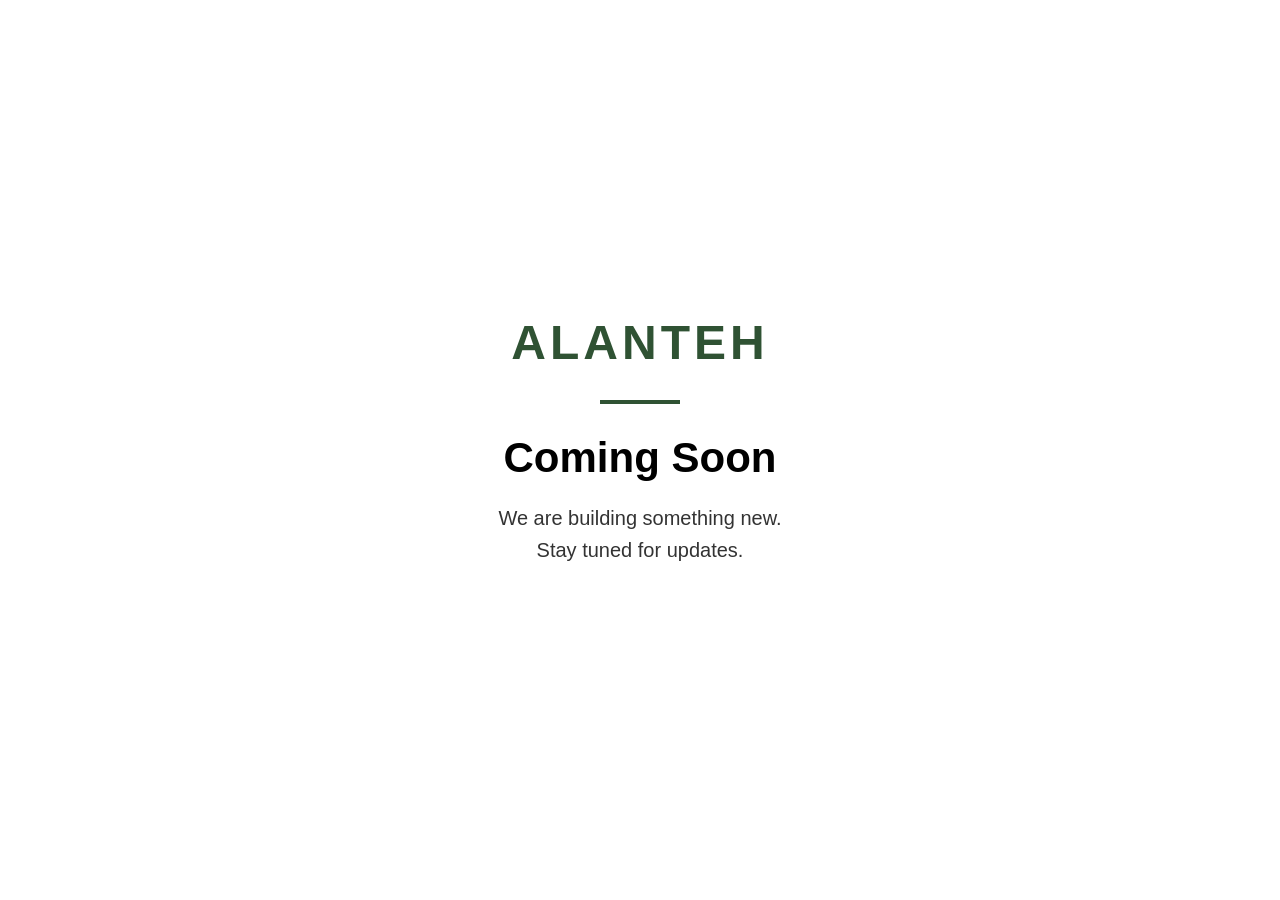
<file: index.html>
<!DOCTYPE html>
<html lang="en">
<head>
<meta charset="utf-8">
<meta name="viewport" content="width=device-width, initial-scale=1">

<meta name="description" content="ALANTEH — Coming Soon. We are building something new. Stay tuned for updates.">
<meta property="og:title" content="ALANTEH | Coming Soon">
<meta property="og:description" content="We are building something new. Stay tuned for updates.">
<meta property="og:type" content="website">
<meta name="theme-color" content="#2F5233">

<title>ALANTEH | Coming Soon</title>

<link href="/favicon.ico?v=20260708-symbol" rel="icon" sizes="any">
<link href="/favicon-32x32.png?v=20260708-symbol" rel="icon" sizes="32x32" type="image/png">

<style>
* {
    box-sizing: border-box;
}

body {
    margin: 0;
    min-height: 100vh;
    display: flex;
    align-items: center;
    justify-content: center;
    background: #FFFFFF;
    color: #000000;
    font-family: Arial, Helvetica, sans-serif;
    text-align: center;
}

.container {
    padding: 40px 24px;
    max-width: 600px;
}

.logo {
    font-size: 48px;
    font-weight: 800;
    letter-spacing: 4px;
    color: #2F5233;
}

.line {
    width: 80px;
    height: 4px;
    background: #2F5233;
    margin: 30px auto;
}

h1 {
    font-size: 42px;
    margin: 0 0 20px;
}

p {
    font-size: 20px;
    line-height: 1.6;
    color: #333333;
}

@media (max-width: 600px) {
    .logo {
        font-size: 36px;
    }

    h1 {
        font-size: 32px;
    }

    p {
        font-size: 18px;
    }
}
</style>
</head>

<body>
<div class="container">
    <div class="logo">ALANTEH</div>
    <div class="line"></div>
    <h1>Coming Soon</h1>
    <p>We are building something new.<br>Stay tuned for updates.</p>
</div>
</body>
</html>
</file>
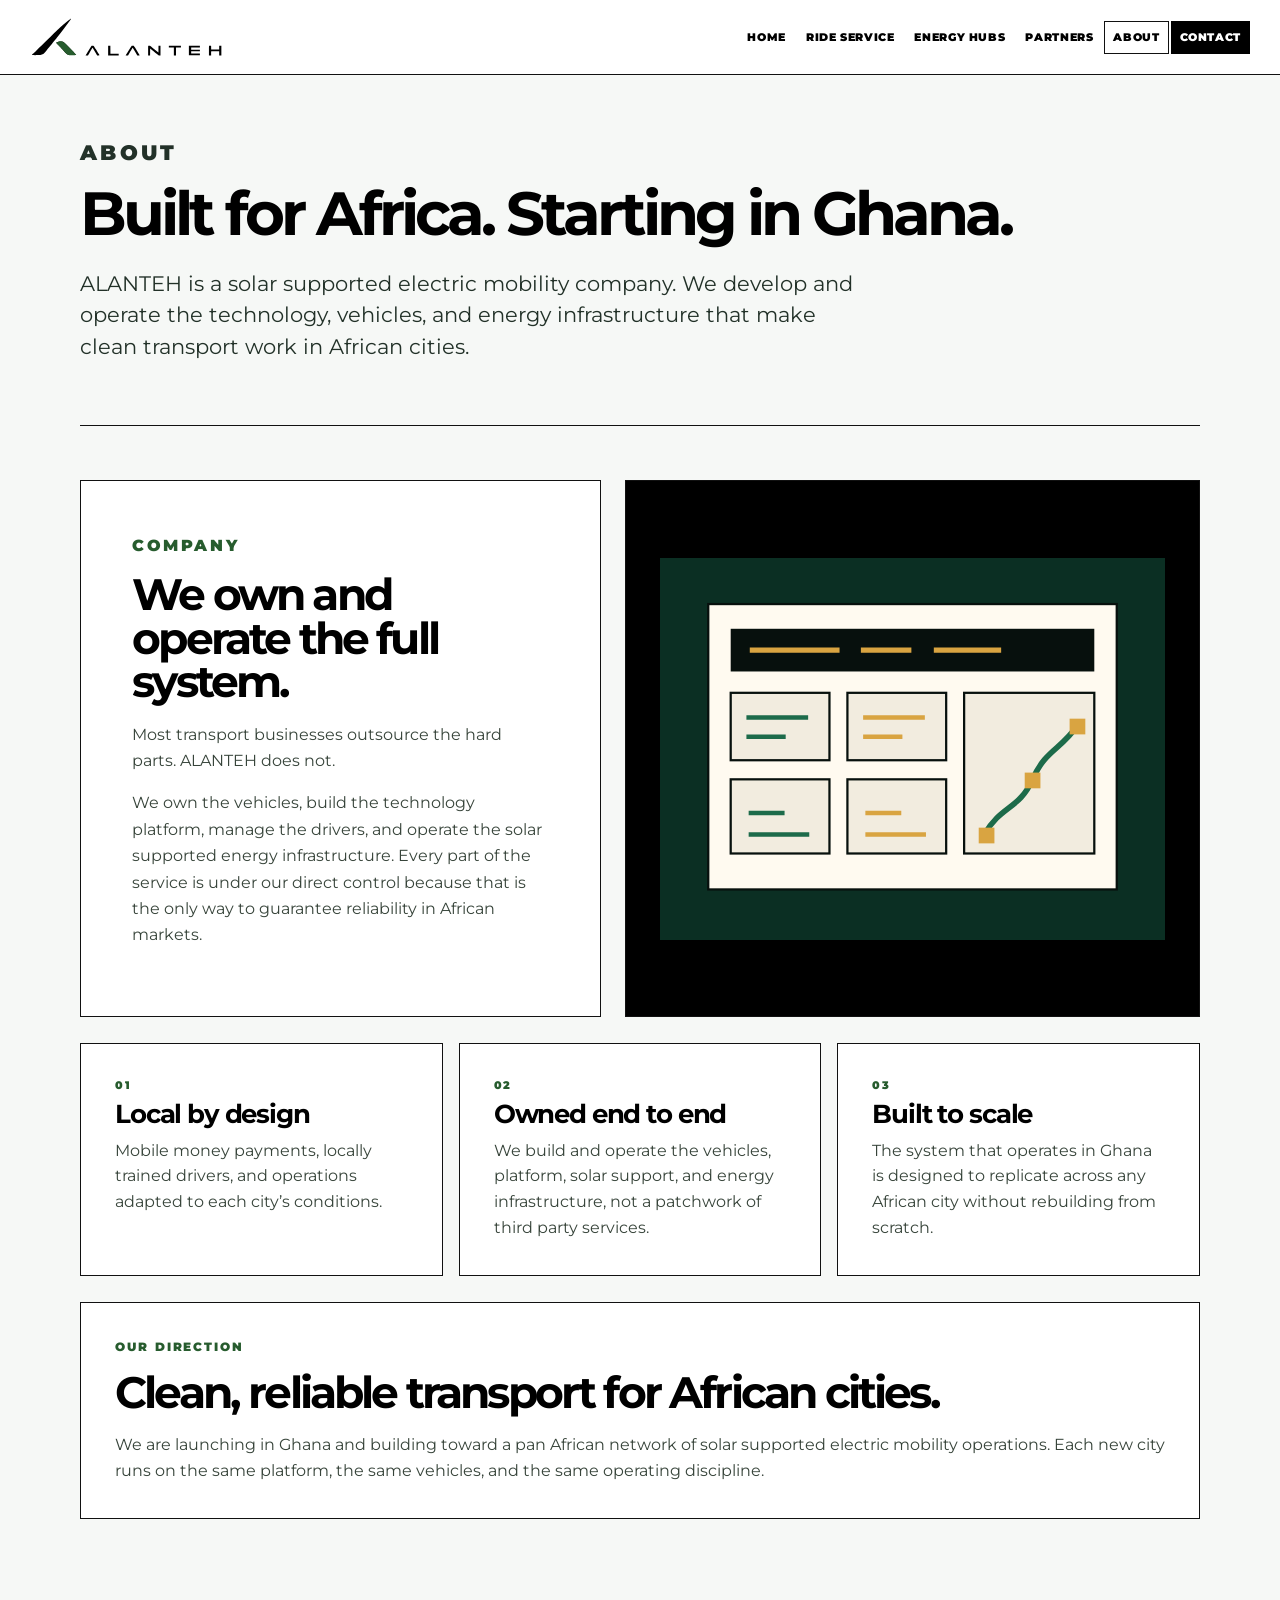
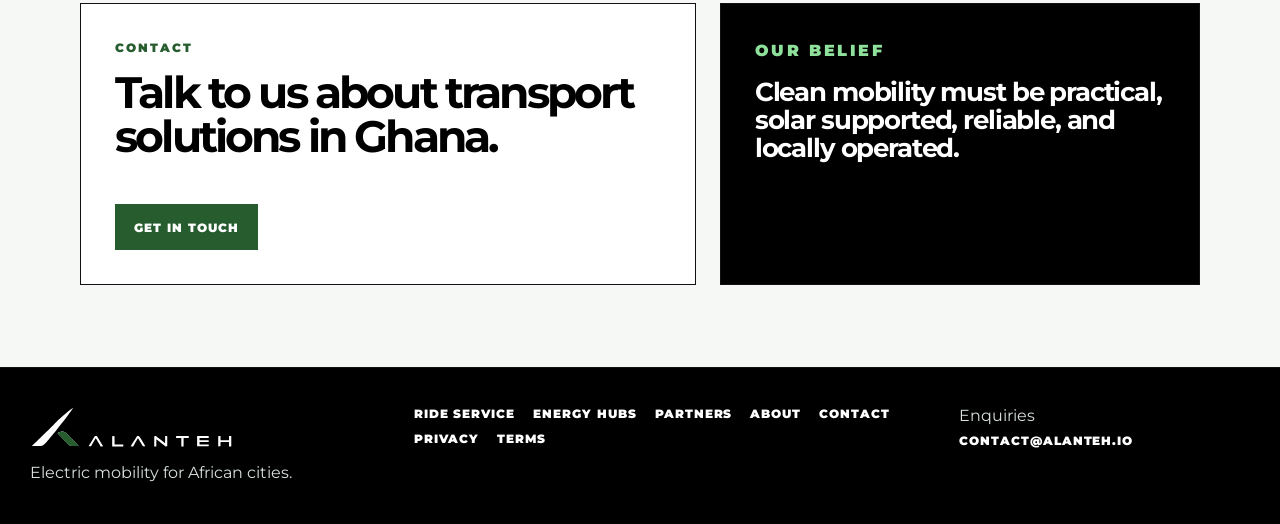
<file: about.html>
<!DOCTYPE html>

<html lang="en">
<head>
<meta charset="utf-8"/>
<meta content="width=device-width, initial-scale=1" name="viewport"/>
<meta content="ALANTEH is a solar supported electric mobility company operating in Ghana and building toward pan African expansion." name="description"/>
<meta content="About | ALANTEH" property="og:title"/>
<meta content="ALANTEH is a solar supported electric mobility company operating in Ghana and building toward pan African expansion." property="og:description"/>
<meta content="website" property="og:type"/>
<meta content="#275C2E" name="theme-color"/>
<title>About | ALANTEH</title>
<link href="/favicon.ico?v=20260708-symbol" rel="icon" sizes="any"/>
<link href="/favicon-32x32.png?v=20260708-symbol" rel="icon" sizes="32x32" type="image/png"/>
<link href="/favicon-16x16.png?v=20260708-symbol" rel="icon" sizes="16x16" type="image/png"/>
<link href="/apple-touch-icon.png?v=20260708-symbol" rel="apple-touch-icon"/>
<link color="#275C2E" href="/safari-pinned-tab.svg?v=20260708-symbol" rel="mask-icon"/>
<link href="/site.webmanifest?v=20260708-symbol" rel="manifest"/>
<link href="https://fonts.googleapis.com" rel="preconnect"/>
<link crossorigin="" href="https://fonts.gstatic.com" rel="preconnect"/>
<link href="https://fonts.googleapis.com/css2?family=Montserrat:wght@500;600;700;800;900&amp;display=swap" rel="stylesheet"/>
<link href="assets/css/styles.css" rel="stylesheet"/>
</head>
<body>
<a class="skip-link" href="#main">Skip to content</a>
<header class="site-header">
<div class="header-inner">
<a aria-label="ALANTEH home" class="brand" href="/"><img alt="ALANTEH" class="brand-logo" src="assets/img/website-nav-logo-dark-text.svg"/></a>
<button aria-controls="site-nav" aria-expanded="false" class="menu-button" data-menu-button="" type="button">Menu</button>
<nav aria-label="Primary navigation" class="site-nav" data-site-nav="" id="site-nav"><a class="nav-link" href="/">Home</a><a class="nav-link" href="/ride-service">Ride Service</a><a class="nav-link" href="/energy-hubs">Energy Hubs</a><a class="nav-link" href="/partners">Partners</a><a class="nav-link active" href="/about">About</a><a class="nav-link nav-cta" href="/contact">Contact</a></nav>
</div>
</header>
<main id="main">
<section class="page-hero"><p class="eyebrow">About</p><h1>Built for Africa. Starting in Ghana.</h1><p>ALANTEH is a solar supported electric mobility company. We develop and operate the technology, vehicles, and energy infrastructure that make clean transport work in African cities.</p></section>
<section class="page-layout">
<section class="feature"><div class="feature-copy"><p class="eyebrow">Company</p><h2>We own and operate the full system.</h2><p>Most transport businesses outsource the hard parts. ALANTEH does not.</p><p>We own the vehicles, build the technology platform, manage the drivers, and operate the solar supported energy infrastructure. Every part of the service is under our direct control because that is the only way to guarantee reliability in African markets.</p></div><div class="visual-panel"><img alt="Clean operations illustration" src="assets/img/operations-visual.svg"/></div></section>
<section class="grid-three">
<article class="principle-card"><span>01</span><h3>Local by design</h3><p>Mobile money payments, locally trained drivers, and operations adapted to each city’s conditions.</p></article>
<article class="principle-card"><span>02</span><h3>Owned end to end</h3><p>We build and operate the vehicles, platform, solar support, and energy infrastructure, not a patchwork of third party services.</p></article>
<article class="principle-card"><span>03</span><h3>Built to scale</h3><p>The system that operates in Ghana is designed to replicate across any African city without rebuilding from scratch.</p></article>
</section>
<section class="panel full"><p class="eyebrow">Our direction</p><h2>Clean, reliable transport for African cities.</h2><p>We are launching in Ghana and building toward a pan African network of solar supported electric mobility operations. Each new city runs on the same platform, the same vehicles, and the same operating discipline.</p></section>
</section>
<section class="cta-band"><div class="cta-panel"><p class="eyebrow">Contact</p><h2>Talk to us about transport solutions in Ghana.</h2><div class="action-row"><a class="button primary" href="/contact">Get in touch</a></div></div><div class="quote-panel"><p class="eyebrow">Our belief</p><h3>Clean mobility must be practical, solar supported, reliable, and locally operated.</h3></div></section>
</main>
<footer class="site-footer">
<div class="footer-grid">
<div class="footer-brand"><img alt="ALANTEH" class="footer-logo" src="assets/img/website-nav-logo-white-text.svg"/><p>Electric mobility for African cities.</p></div>
<nav aria-label="Footer navigation" class="footer-nav"><a href="/ride-service">Ride Service</a><a href="/energy-hubs">Energy Hubs</a><a href="/partners">Partners</a><a href="/about">About</a><a href="/contact">Contact</a><a href="/privacy">Privacy</a><a href="/terms">Terms</a></nav>
<div class="footer-contact"><span>Enquiries</span><a href="mailto:contact@alanteh.io">contact@alanteh.io</a></div>
</div>
</footer>
<script src="assets/js/main.js"></script>
</body>
</html>
</file>
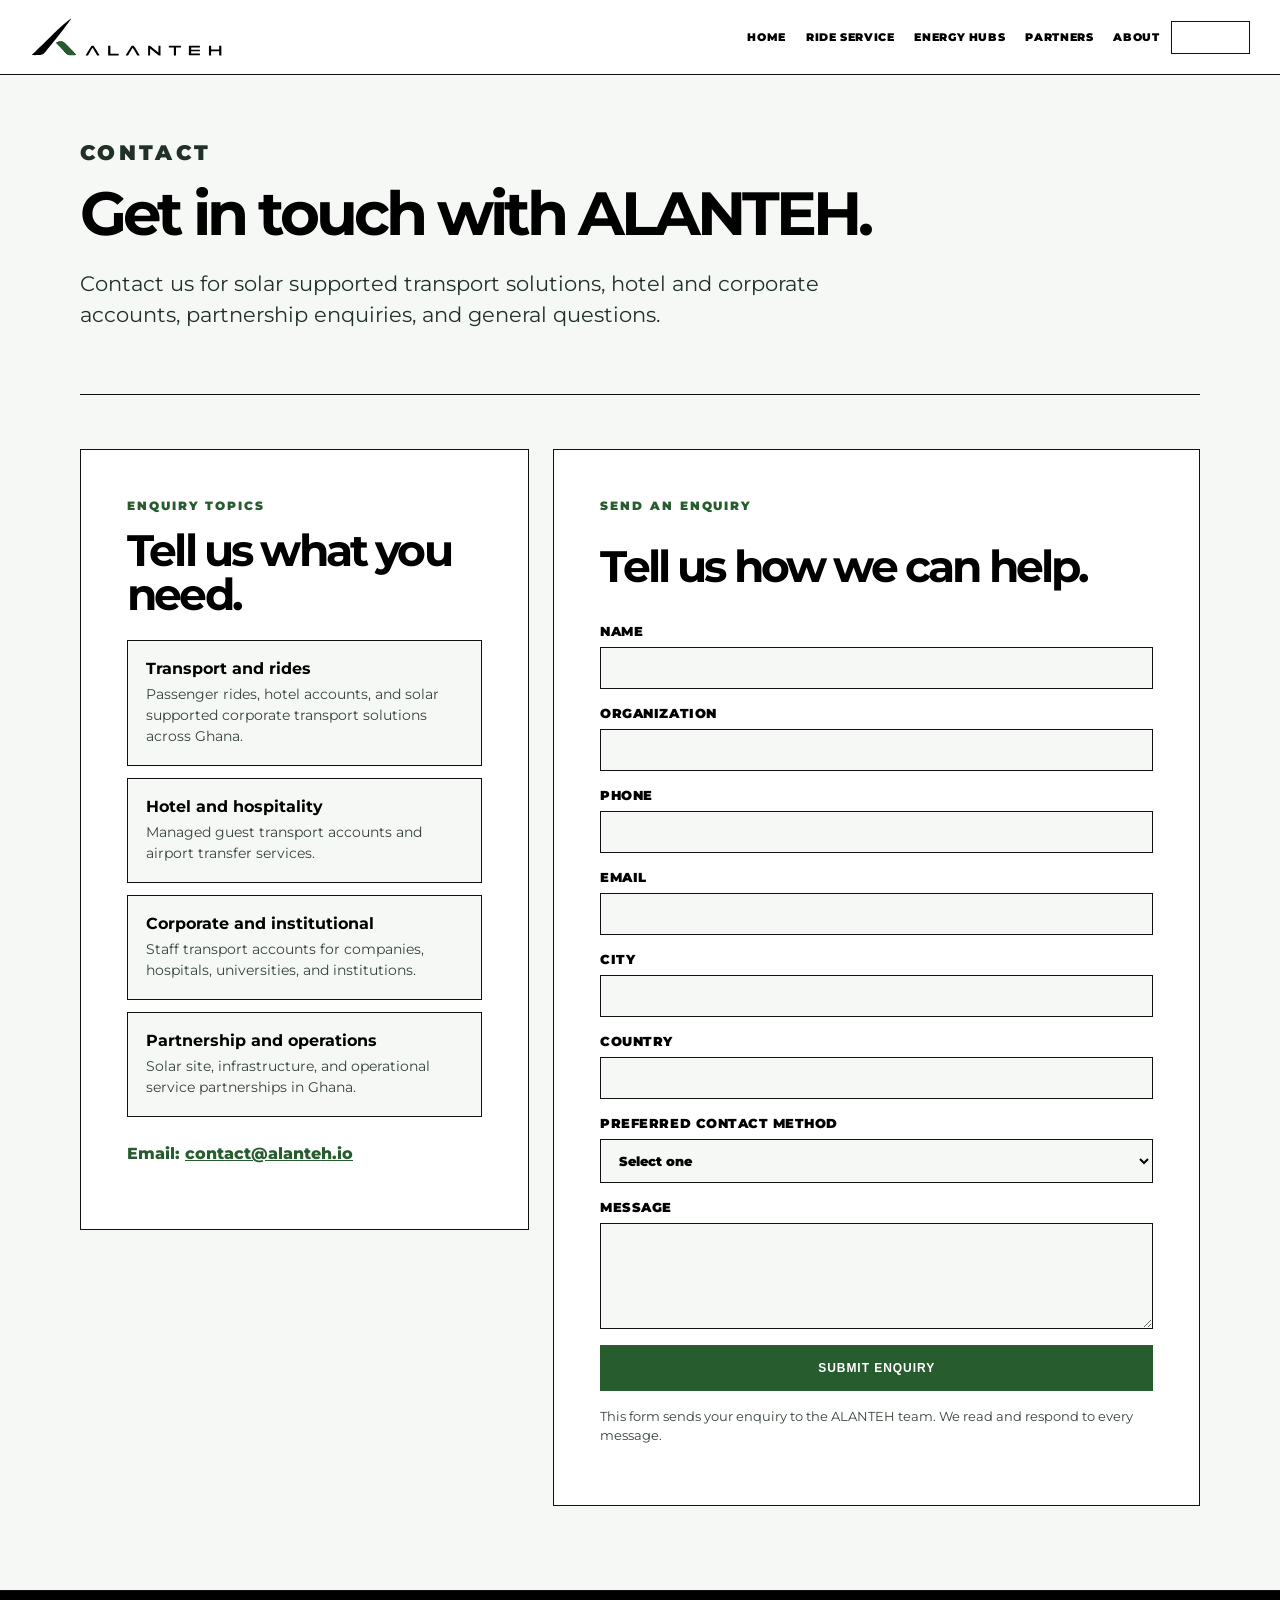
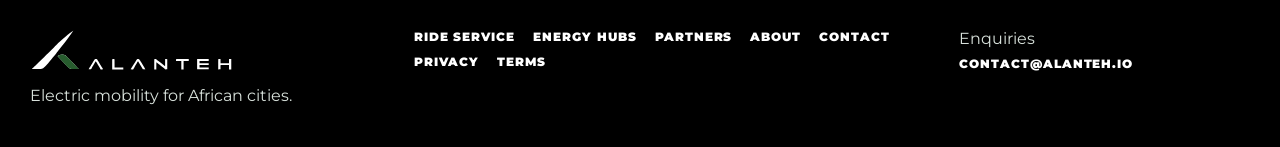
<file: contact.html>
<!DOCTYPE html>

<html lang="en">
<head>
<meta charset="utf-8"/>
<meta content="width=device-width, initial-scale=1" name="viewport"/>
<meta content="Contact ALANTEH for solar supported transport solutions, partnership enquiries, and general questions." name="description"/>
<meta content="Contact | ALANTEH" property="og:title"/>
<meta content="Contact ALANTEH for solar supported transport solutions, partnership enquiries, and general questions." property="og:description"/>
<meta content="website" property="og:type"/>
<meta content="#275C2E" name="theme-color"/>
<title>Contact | ALANTEH</title>
<link href="/favicon.ico?v=20260708-symbol" rel="icon" sizes="any"/>
<link href="/favicon-32x32.png?v=20260708-symbol" rel="icon" sizes="32x32" type="image/png"/>
<link href="/favicon-16x16.png?v=20260708-symbol" rel="icon" sizes="16x16" type="image/png"/>
<link href="/apple-touch-icon.png?v=20260708-symbol" rel="apple-touch-icon"/>
<link color="#275C2E" href="/safari-pinned-tab.svg?v=20260708-symbol" rel="mask-icon"/>
<link href="/site.webmanifest?v=20260708-symbol" rel="manifest"/>
<link href="https://fonts.googleapis.com" rel="preconnect"/>
<link crossorigin="" href="https://fonts.gstatic.com" rel="preconnect"/>
<link href="https://fonts.googleapis.com/css2?family=Montserrat:wght@500;600;700;800;900&amp;display=swap" rel="stylesheet"/>
<link href="assets/css/styles.css" rel="stylesheet"/>
</head>
<body>
<a class="skip-link" href="#main">Skip to content</a>
<header class="site-header">
<div class="header-inner">
<a aria-label="ALANTEH home" class="brand" href="/"><img alt="ALANTEH" class="brand-logo" src="assets/img/website-nav-logo-dark-text.svg"/></a>
<button aria-controls="site-nav" aria-expanded="false" class="menu-button" data-menu-button="" type="button">Menu</button>
<nav aria-label="Primary navigation" class="site-nav" data-site-nav="" id="site-nav"><a class="nav-link" href="/">Home</a><a class="nav-link" href="/ride-service">Ride Service</a><a class="nav-link" href="/energy-hubs">Energy Hubs</a><a class="nav-link" href="/partners">Partners</a><a class="nav-link" href="/about">About</a><a class="nav-link nav-cta active" href="/contact">Contact</a></nav>
</div>
</header>
<main id="main">
<section class="page-hero"><p class="eyebrow">Contact</p><h1>Get in touch with ALANTEH.</h1><p>Contact us for solar supported transport solutions, hotel and corporate accounts, partnership enquiries, and general questions.</p></section>
<section class="contact-layout">
<aside class="contact-card">
<p class="eyebrow">Enquiry topics</p>
<h2>Tell us what you need.</h2>
<div class="contact-list">
<div><strong>Transport and rides</strong><span>Passenger rides, hotel accounts, and solar supported corporate transport solutions across Ghana.</span></div>
<div><strong>Hotel and hospitality</strong><span>Managed guest transport accounts and airport transfer services.</span></div>
<div><strong>Corporate and institutional</strong><span>Staff transport accounts for companies, hospitals, universities, and institutions.</span></div>
<div><strong>Partnership and operations</strong><span>Solar site, infrastructure, and operational service partnerships in Ghana.</span></div>
</div>
<p class="contact-email">Email: <a href="mailto:contact@alanteh.io">contact@alanteh.io</a></p>
</aside>
<form action="/dashboard/public-enquiry/" class="contact-form" method="post">
<p class="eyebrow">Send an enquiry</p>
<h2>Tell us how we can help.</h2>
<input name="enquiry_type" type="hidden" value="general_project"/>
<label aria-hidden="true" class="hp-field" style="position:absolute;left:-10000px;top:auto;width:1px;height:1px;overflow:hidden;">
      Website
      <input autocomplete="off" name="website_url" tabindex="-1" type="text"/>
</label>
<label>Name<input autocomplete="name" name="full_name" required="" type="text"/></label>
<label>Organization<input autocomplete="organization" name="organization_name" type="text"/></label>
<label>Phone<input autocomplete="tel" name="phone_number" type="tel"/></label>
<label>Email<input autocomplete="email" name="email_address" required="" type="email"/></label>
<label>City<input autocomplete="address-level2" name="city" type="text"/></label>
<label>Country<input autocomplete="country-name" name="country" type="text"/></label>
<label>Preferred contact method<select name="preferred_contact_method" required=""><option value="">Select one</option><option value="phone">Phone</option><option value="email">Email</option><option value="whatsapp">WhatsApp</option><option value="meeting">Meeting</option><option value="no_preference">No preference</option></select></label>
<label>Message<textarea name="message" required="" rows="5"></textarea></label>
<button class="button primary" type="submit">Submit enquiry</button>
<p class="form-note">This form sends your enquiry to the ALANTEH team. We read and respond to every message.</p>
</form>
</section>
</main>
<footer class="site-footer">
<div class="footer-grid">
<div class="footer-brand"><img alt="ALANTEH" class="footer-logo" src="assets/img/website-nav-logo-white-text.svg"/><p>Electric mobility for African cities.</p></div>
<nav aria-label="Footer navigation" class="footer-nav"><a href="/ride-service">Ride Service</a><a href="/energy-hubs">Energy Hubs</a><a href="/partners">Partners</a><a href="/about">About</a><a href="/contact">Contact</a><a href="/privacy">Privacy</a><a href="/terms">Terms</a></nav>
<div class="footer-contact"><span>Enquiries</span><a href="mailto:contact@alanteh.io">contact@alanteh.io</a></div>
</div>
</footer>
<script src="assets/js/main.js"></script>
</body>
</html>
</file>
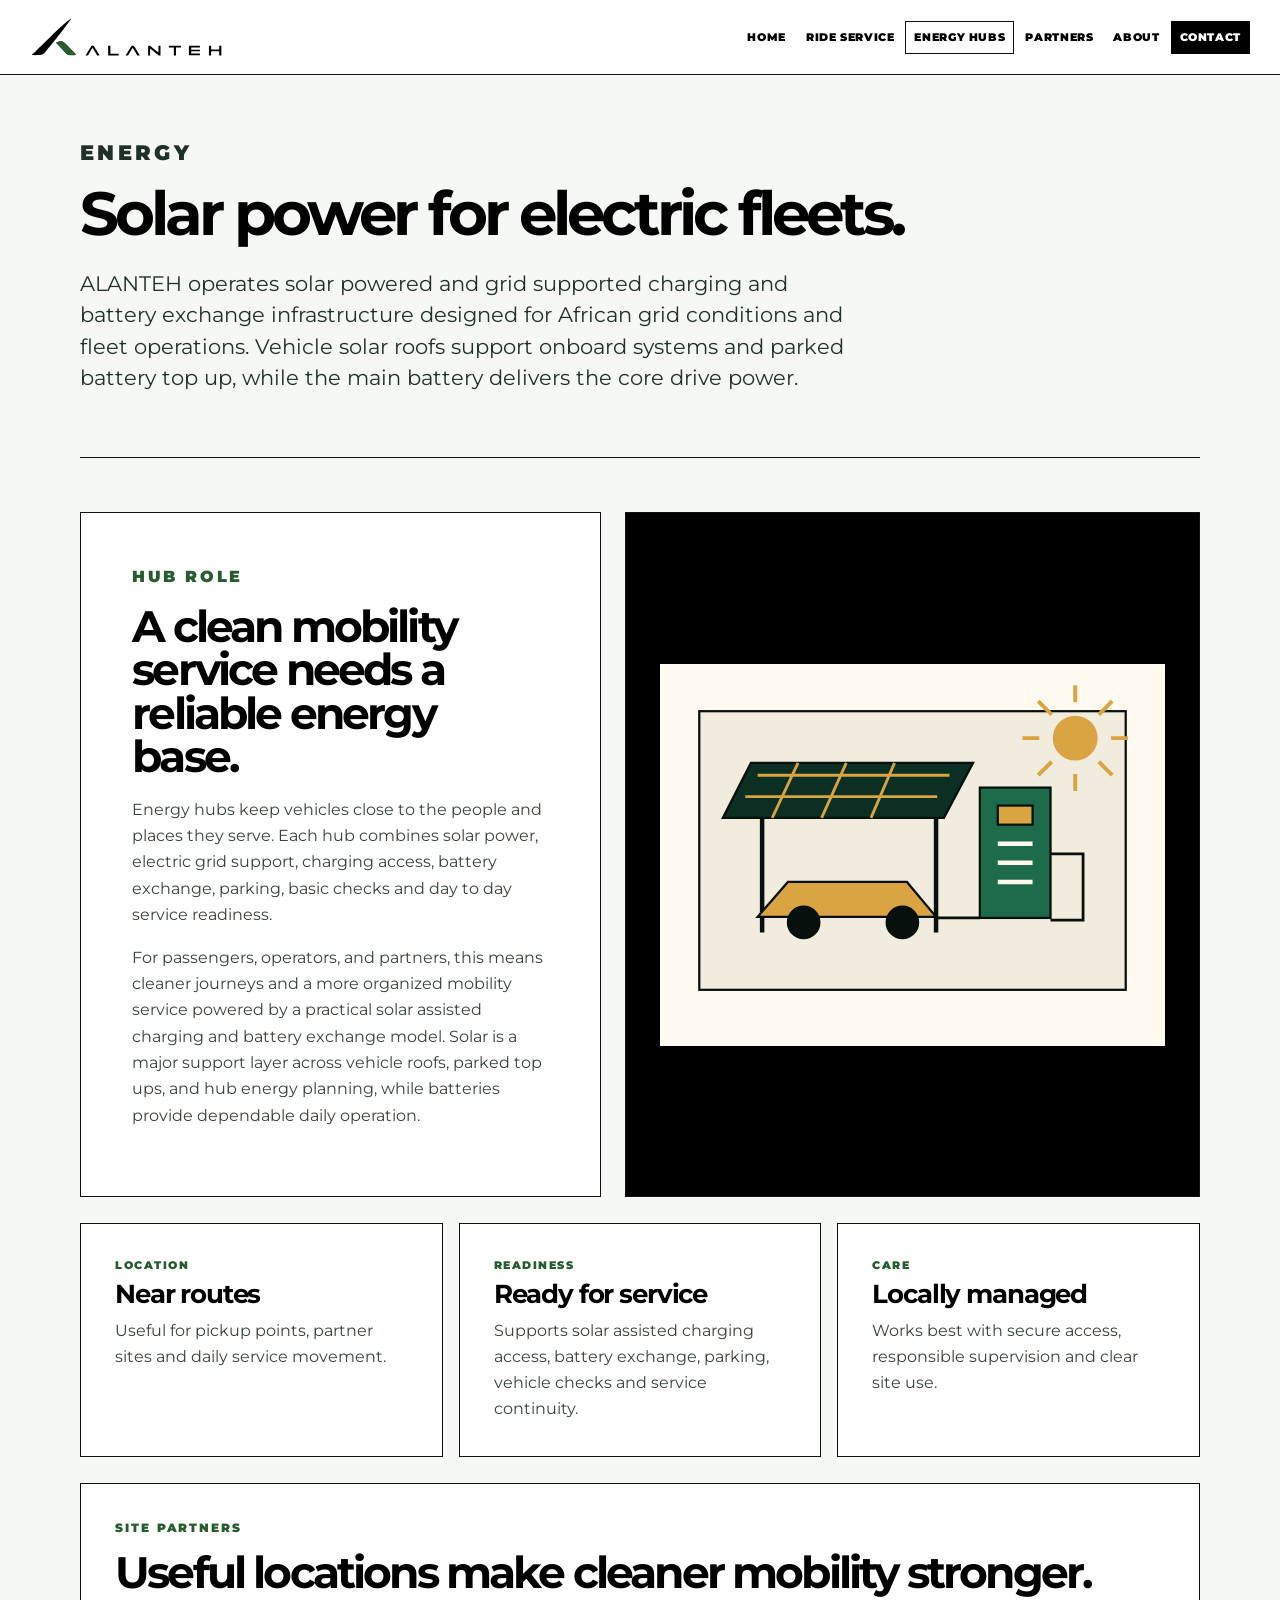
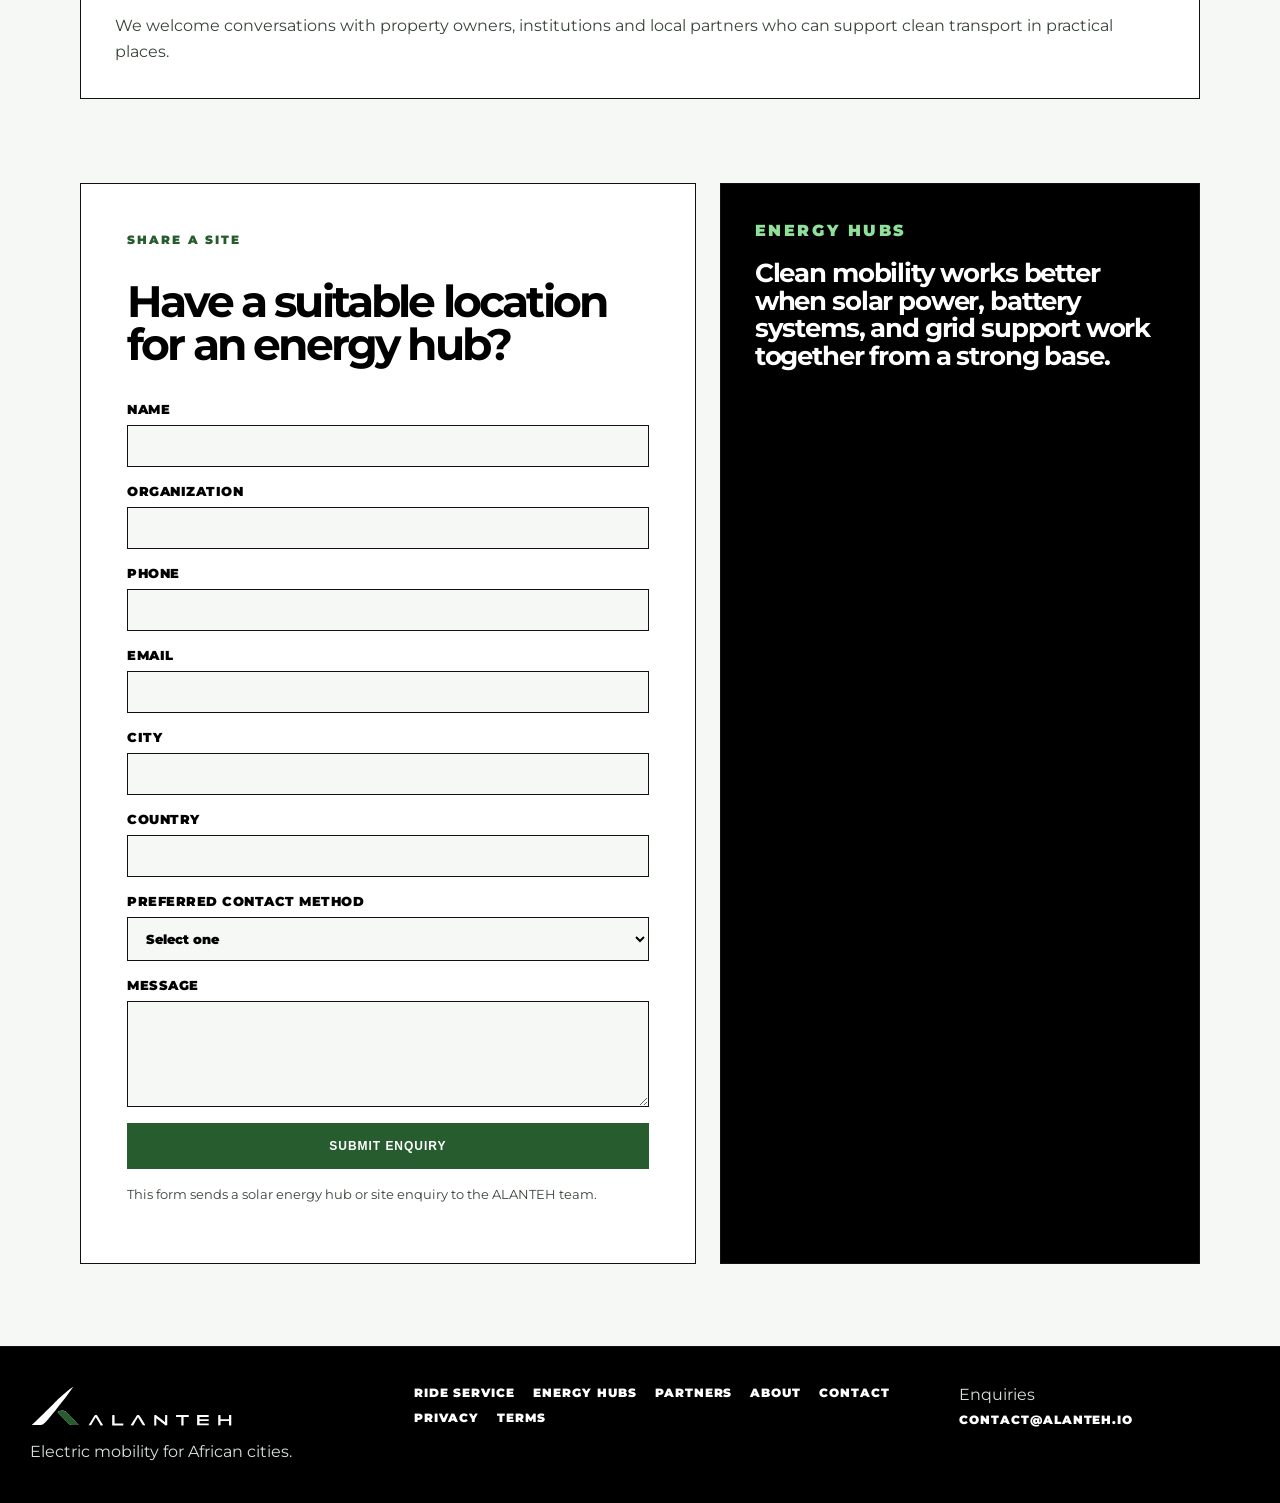
<file: energy-hubs.html>
<!DOCTYPE html>

<html lang="en">
<head>
<meta charset="utf-8"/>
<meta content="width=device-width, initial-scale=1" name="viewport"/>
<meta content="ALANTEH operates solar powered and grid supported charging and battery exchange infrastructure to support electric vehicle operations across Ghana." name="description"/>
<meta content="Energy | ALANTEH" property="og:title"/>
<meta content="ALANTEH operates solar powered and grid supported charging and battery exchange infrastructure to support electric vehicle operations across Ghana." property="og:description"/>
<meta content="website" property="og:type"/>
<meta content="#275C2E" name="theme-color"/>
<title>Energy | ALANTEH</title>
<link href="/favicon.ico?v=20260708-symbol" rel="icon" sizes="any"/>
<link href="/favicon-32x32.png?v=20260708-symbol" rel="icon" sizes="32x32" type="image/png"/>
<link href="/favicon-16x16.png?v=20260708-symbol" rel="icon" sizes="16x16" type="image/png"/>
<link href="/apple-touch-icon.png?v=20260708-symbol" rel="apple-touch-icon"/>
<link color="#275C2E" href="/safari-pinned-tab.svg?v=20260708-symbol" rel="mask-icon"/>
<link href="/site.webmanifest?v=20260708-symbol" rel="manifest"/>
<link href="https://fonts.googleapis.com" rel="preconnect"/>
<link crossorigin="" href="https://fonts.gstatic.com" rel="preconnect"/>
<link href="https://fonts.googleapis.com/css2?family=Montserrat:wght@500;600;700;800;900&amp;display=swap" rel="stylesheet"/>
<link href="assets/css/styles.css" rel="stylesheet"/>
</head>
<body>
<a class="skip-link" href="#main">Skip to content</a>
<header class="site-header">
<div class="header-inner">
<a aria-label="ALANTEH home" class="brand" href="/"><img alt="ALANTEH" class="brand-logo" src="assets/img/website-nav-logo-dark-text.svg"/></a>
<button aria-controls="site-nav" aria-expanded="false" class="menu-button" data-menu-button="" type="button">Menu</button>
<nav aria-label="Primary navigation" class="site-nav" data-site-nav="" id="site-nav"><a class="nav-link" href="/">Home</a><a class="nav-link" href="/ride-service">Ride Service</a><a class="nav-link active" href="/energy-hubs">Energy Hubs</a><a class="nav-link" href="/partners">Partners</a><a class="nav-link" href="/about">About</a><a class="nav-link nav-cta" href="/contact">Contact</a></nav>
</div>
</header>
<main id="main">
<section class="page-hero"><p class="eyebrow">Energy</p><h1>Solar power for electric fleets.</h1><p>ALANTEH operates solar powered and grid supported charging and battery exchange infrastructure designed for African grid conditions and fleet operations. Vehicle solar roofs support onboard systems and parked battery top up, while the main battery delivers the core drive power.</p></section>
<section class="page-layout">
<div class="feature">
<div class="feature-copy"><p class="eyebrow">Hub role</p><h2>A clean mobility service needs a reliable energy base.</h2><p>Energy hubs keep vehicles close to the people and places they serve. Each hub combines solar power, electric grid support, charging access, battery exchange, parking, basic checks and day to day service readiness.</p><p>For passengers, operators, and partners, this means cleaner journeys and a more organized mobility service powered by a practical solar assisted charging and battery exchange model. Solar is a major support layer across vehicle roofs, parked top ups, and hub energy planning, while batteries provide dependable daily operation.</p></div>
<div class="visual-panel"><img alt="Energy hub and charging station illustration" src="assets/img/chargebase-visual.svg"/></div>
</div>
<div class="grid-three">
<article class="principle-card"><span>Location</span><h3>Near routes</h3><p>Useful for pickup points, partner sites and daily service movement.</p></article>
<article class="principle-card"><span>Readiness</span><h3>Ready for service</h3><p>Supports solar assisted charging access, battery exchange, parking, vehicle checks and service continuity.</p></article>
<article class="principle-card"><span>Care</span><h3>Locally managed</h3><p>Works best with secure access, responsible supervision and clear site use.</p></article>
</div>
<section class="panel full"><p class="eyebrow">Site partners</p><h2>Useful locations make cleaner mobility stronger.</h2><p>We welcome conversations with property owners, institutions and local partners who can support clean transport in practical places.</p></section>
</section>
<section class="cta-band"><form action="/dashboard/public-enquiry/" class="contact-form" method="post">
<p class="eyebrow">Share a site</p>
<h2>Have a suitable location for an energy hub?</h2>
<input name="enquiry_type" type="hidden" value="energy_hub_site"/>
<label aria-hidden="true" class="hp-field" style="position:absolute;left:-10000px;top:auto;width:1px;height:1px;overflow:hidden;">
      Website
      <input autocomplete="off" name="website_url" tabindex="-1" type="text"/>
</label>
<label>Name<input autocomplete="name" name="full_name" required="" type="text"/></label>
<label>Organization<input autocomplete="organization" name="organization_name" type="text"/></label>
<label>Phone<input autocomplete="tel" name="phone_number" type="tel"/></label>
<label>Email<input autocomplete="email" name="email_address" required="" type="email"/></label>
<label>City<input autocomplete="address-level2" name="city" type="text"/></label>
<label>Country<input autocomplete="country-name" name="country" type="text"/></label>
<label>Preferred contact method<select name="preferred_contact_method" required=""><option value="">Select one</option><option value="phone">Phone</option><option value="email">Email</option><option value="whatsapp">WhatsApp</option><option value="meeting">Meeting</option><option value="no_preference">No preference</option></select></label>
<label>Message<textarea name="message" required="" rows="5"></textarea></label>
<button class="button primary" type="submit">Submit enquiry</button>
<p class="form-note">This form sends a solar energy hub or site enquiry to the ALANTEH team.</p>
</form><div class="quote-panel"><p class="eyebrow">Energy hubs</p><h3>Clean mobility works better when solar power, battery systems, and grid support work together from a strong base.</h3></div></section>
</main>
<footer class="site-footer">
<div class="footer-grid">
<div class="footer-brand"><img alt="ALANTEH" class="footer-logo" src="assets/img/website-nav-logo-white-text.svg"/><p>Electric mobility for African cities.</p></div>
<nav aria-label="Footer navigation" class="footer-nav"><a href="/ride-service">Ride Service</a><a href="/energy-hubs">Energy Hubs</a><a href="/partners">Partners</a><a href="/about">About</a><a href="/contact">Contact</a><a href="/privacy">Privacy</a><a href="/terms">Terms</a></nav>
<div class="footer-contact"><span>Enquiries</span><a href="mailto:contact@alanteh.io">contact@alanteh.io</a></div>
</div>
</footer>
<script src="assets/js/main.js"></script>
</body>
</html>
</file>
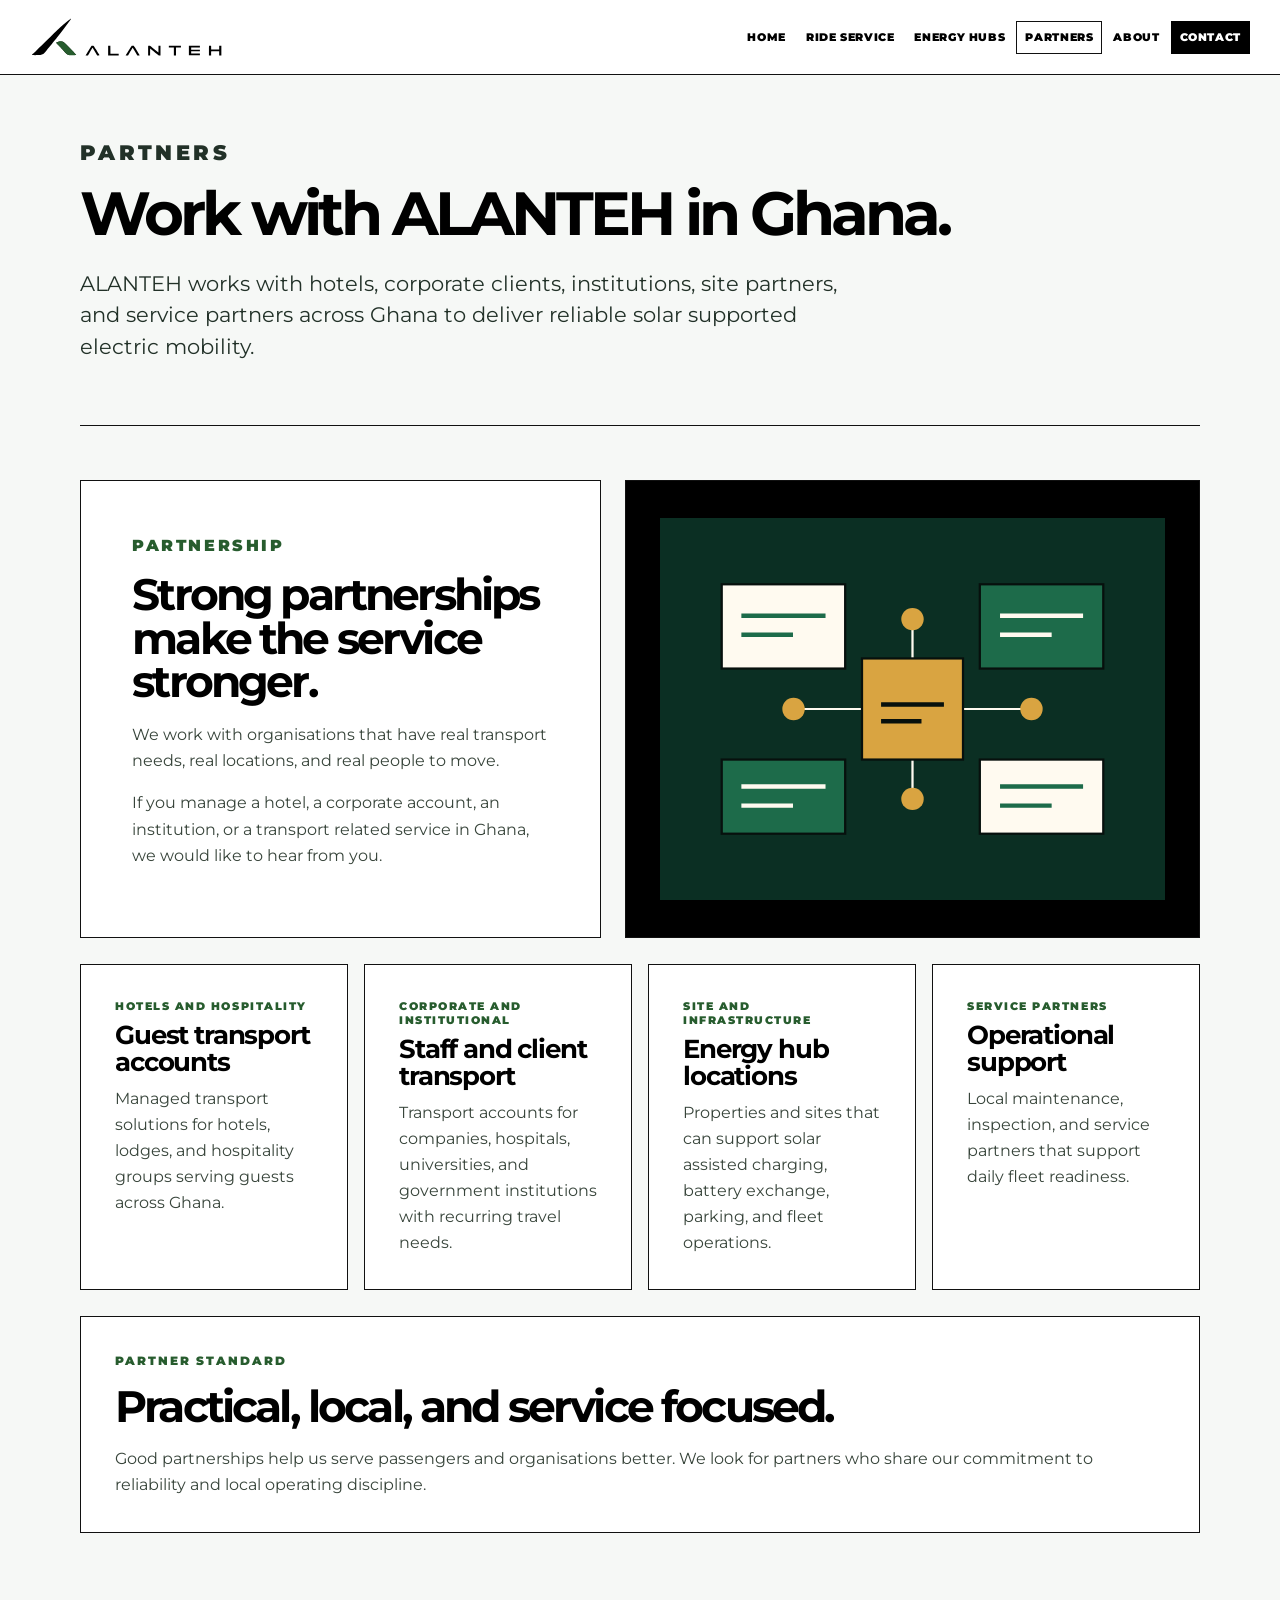
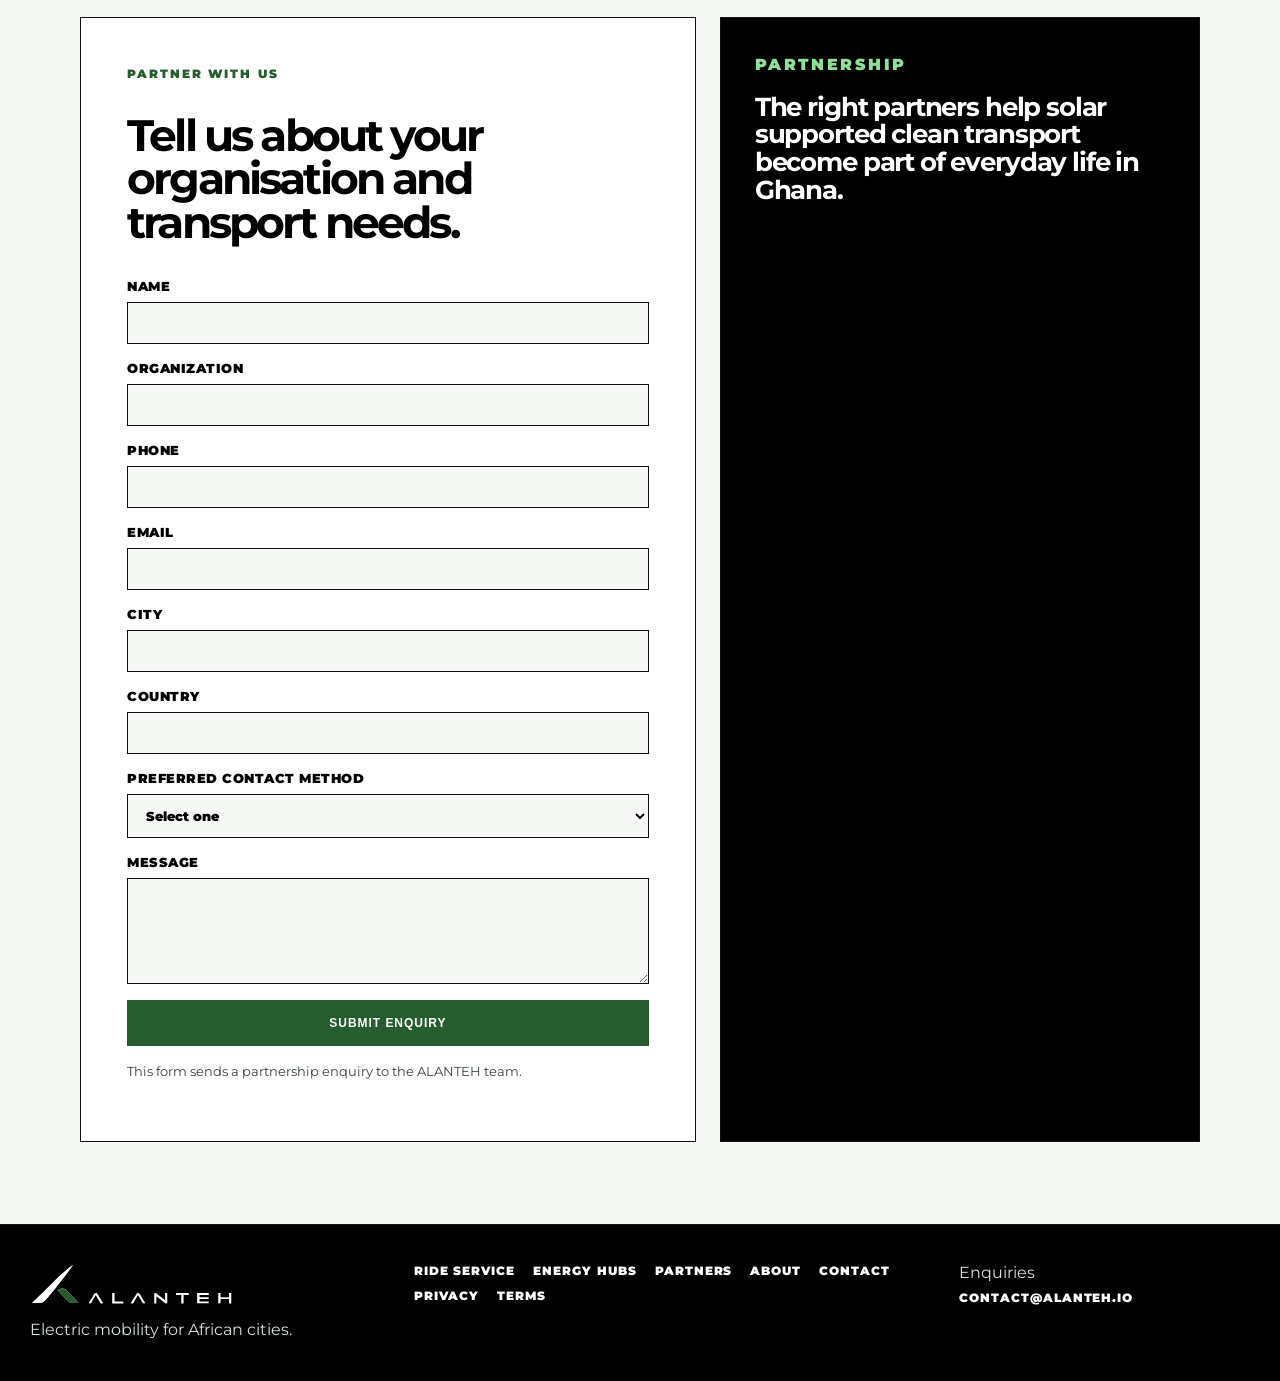
<file: partners.html>
<!DOCTYPE html>

<html lang="en">
<head>
<meta charset="utf-8"/>
<meta content="width=device-width, initial-scale=1" name="viewport"/>
<meta content="Partner with ALANTEH to provide transport solutions, solar supported energy infrastructure, or operational services in Ghana." name="description"/>
<meta content="Partners | ALANTEH" property="og:title"/>
<meta content="Partner with ALANTEH to provide transport solutions, solar supported energy infrastructure, or operational services in Ghana." property="og:description"/>
<meta content="website" property="og:type"/>
<meta content="#275C2E" name="theme-color"/>
<title>Partners | ALANTEH</title>
<link href="/favicon.ico?v=20260708-symbol" rel="icon" sizes="any"/>
<link href="/favicon-32x32.png?v=20260708-symbol" rel="icon" sizes="32x32" type="image/png"/>
<link href="/favicon-16x16.png?v=20260708-symbol" rel="icon" sizes="16x16" type="image/png"/>
<link href="/apple-touch-icon.png?v=20260708-symbol" rel="apple-touch-icon"/>
<link color="#275C2E" href="/safari-pinned-tab.svg?v=20260708-symbol" rel="mask-icon"/>
<link href="/site.webmanifest?v=20260708-symbol" rel="manifest"/>
<link href="https://fonts.googleapis.com" rel="preconnect"/>
<link crossorigin="" href="https://fonts.gstatic.com" rel="preconnect"/>
<link href="https://fonts.googleapis.com/css2?family=Montserrat:wght@500;600;700;800;900&amp;display=swap" rel="stylesheet"/>
<link href="assets/css/styles.css" rel="stylesheet"/>
</head>
<body>
<a class="skip-link" href="#main">Skip to content</a>
<header class="site-header">
<div class="header-inner">
<a aria-label="ALANTEH home" class="brand" href="/"><img alt="ALANTEH" class="brand-logo" src="assets/img/website-nav-logo-dark-text.svg"/></a>
<button aria-controls="site-nav" aria-expanded="false" class="menu-button" data-menu-button="" type="button">Menu</button>
<nav aria-label="Primary navigation" class="site-nav" data-site-nav="" id="site-nav"><a class="nav-link" href="/">Home</a><a class="nav-link" href="/ride-service">Ride Service</a><a class="nav-link" href="/energy-hubs">Energy Hubs</a><a class="nav-link active" href="/partners">Partners</a><a class="nav-link" href="/about">About</a><a class="nav-link nav-cta" href="/contact">Contact</a></nav>
</div>
</header>
<main id="main">
<section class="page-hero"><p class="eyebrow">Partners</p><h1>Work with ALANTEH in Ghana.</h1><p>ALANTEH works with hotels, corporate clients, institutions, site partners, and service partners across Ghana to deliver reliable solar supported electric mobility.</p></section>
<section class="page-layout">
<div class="feature">
<div class="feature-copy"><p class="eyebrow">Partnership</p><h2>Strong partnerships make the service stronger.</h2><p>We work with organisations that have real transport needs, real locations, and real people to move.</p><p>If you manage a hotel, a corporate account, an institution, or a transport related service in Ghana, we would like to hear from you.</p></div>
<div class="visual-panel"><img alt="Operating partner network illustration" src="assets/img/partners-visual.svg"/></div>
</div>
<div class="grid-four">
<article class="tile slim"><span>Hotels and hospitality</span><h3>Guest transport accounts</h3><p>Managed transport solutions for hotels, lodges, and hospitality groups serving guests across Ghana.</p></article>
<article class="tile slim"><span>Corporate and institutional</span><h3>Staff and client transport</h3><p>Transport accounts for companies, hospitals, universities, and government institutions with recurring travel needs.</p></article>
<article class="tile slim"><span>Site and infrastructure</span><h3>Energy hub locations</h3><p>Properties and sites that can support solar assisted charging, battery exchange, parking, and fleet operations.</p></article>
<article class="tile slim"><span>Service partners</span><h3>Operational support</h3><p>Local maintenance, inspection, and service partners that support daily fleet readiness.</p></article>
</div>
<section class="panel full"><p class="eyebrow">Partner standard</p><h2>Practical, local, and service focused.</h2><p>Good partnerships help us serve passengers and organisations better. We look for partners who share our commitment to reliability and local operating discipline.</p></section>
</section>
<section class="cta-band"><form action="/dashboard/public-enquiry/" class="contact-form" method="post">
<p class="eyebrow">Partner with us</p>
<h2>Tell us about your organisation and transport needs.</h2>
<input name="enquiry_type" type="hidden" value="operating_partner"/>
<label aria-hidden="true" class="hp-field" style="position:absolute;left:-10000px;top:auto;width:1px;height:1px;overflow:hidden;">
      Website
      <input autocomplete="off" name="website_url" tabindex="-1" type="text"/>
</label>
<label>Name<input autocomplete="name" name="full_name" required="" type="text"/></label>
<label>Organization<input autocomplete="organization" name="organization_name" type="text"/></label>
<label>Phone<input autocomplete="tel" name="phone_number" type="tel"/></label>
<label>Email<input autocomplete="email" name="email_address" required="" type="email"/></label>
<label>City<input autocomplete="address-level2" name="city" type="text"/></label>
<label>Country<input autocomplete="country-name" name="country" type="text"/></label>
<label>Preferred contact method<select name="preferred_contact_method" required=""><option value="">Select one</option><option value="phone">Phone</option><option value="email">Email</option><option value="whatsapp">WhatsApp</option><option value="meeting">Meeting</option><option value="no_preference">No preference</option></select></label>
<label>Message<textarea name="message" required="" rows="5"></textarea></label>
<button class="button primary" type="submit">Submit enquiry</button>
<p class="form-note">This form sends a partnership enquiry to the ALANTEH team.</p>
</form><div class="quote-panel"><p class="eyebrow">Partnership</p><h3>The right partners help solar supported clean transport become part of everyday life in Ghana.</h3></div></section>
</main>
<footer class="site-footer">
<div class="footer-grid">
<div class="footer-brand"><img alt="ALANTEH" class="footer-logo" src="assets/img/website-nav-logo-white-text.svg"/><p>Electric mobility for African cities.</p></div>
<nav aria-label="Footer navigation" class="footer-nav"><a href="/ride-service">Ride Service</a><a href="/energy-hubs">Energy Hubs</a><a href="/partners">Partners</a><a href="/about">About</a><a href="/contact">Contact</a><a href="/privacy">Privacy</a><a href="/terms">Terms</a></nav>
<div class="footer-contact"><span>Enquiries</span><a href="mailto:contact@alanteh.io">contact@alanteh.io</a></div>
</div>
</footer>
<script src="assets/js/main.js"></script>
</body>
</html>
</file>
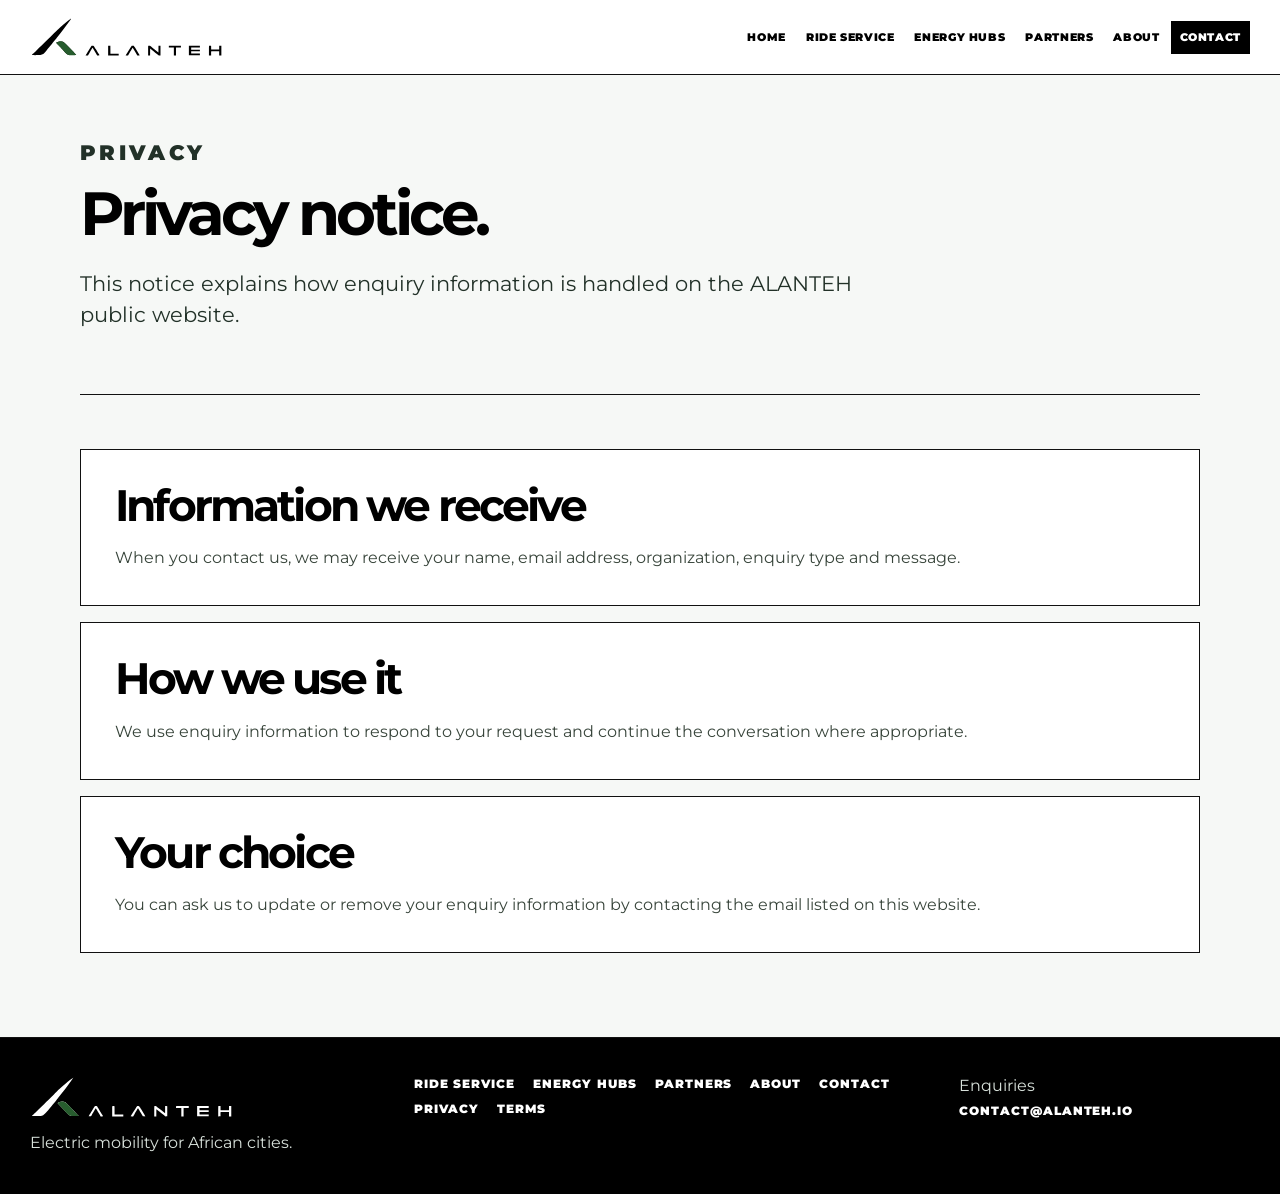
<file: privacy.html>
<!DOCTYPE html>

<html lang="en">
<head>
<meta charset="utf-8"/>
<meta content="width=device-width, initial-scale=1" name="viewport"/>
<meta content="Privacy notice for the ALANTEH public website." name="description"/>
<meta content="Privacy | ALANTEH" property="og:title"/>
<meta content="Privacy notice for the ALANTEH public website." property="og:description"/>
<meta content="website" property="og:type"/>
<meta content="#275C2E" name="theme-color"/>
<title>Privacy | ALANTEH</title>
<link href="/favicon.ico?v=20260708-symbol" rel="icon" sizes="any"/>
<link href="/favicon-32x32.png?v=20260708-symbol" rel="icon" sizes="32x32" type="image/png"/>
<link href="/favicon-16x16.png?v=20260708-symbol" rel="icon" sizes="16x16" type="image/png"/>
<link href="/apple-touch-icon.png?v=20260708-symbol" rel="apple-touch-icon"/>
<link color="#275C2E" href="/safari-pinned-tab.svg?v=20260708-symbol" rel="mask-icon"/>
<link href="/site.webmanifest?v=20260708-symbol" rel="manifest"/>
<link href="https://fonts.googleapis.com" rel="preconnect"/>
<link crossorigin="" href="https://fonts.gstatic.com" rel="preconnect"/>
<link href="https://fonts.googleapis.com/css2?family=Montserrat:wght@500;600;700;800;900&amp;display=swap" rel="stylesheet"/>
<link href="assets/css/styles.css" rel="stylesheet"/>
</head>
<body>
<a class="skip-link" href="#main">Skip to content</a>
<header class="site-header">
<div class="header-inner">
<a aria-label="ALANTEH home" class="brand" href="/"><img alt="ALANTEH" class="brand-logo" src="assets/img/website-nav-logo-dark-text.svg"/></a>
<button aria-controls="site-nav" aria-expanded="false" class="menu-button" data-menu-button="" type="button">Menu</button>
<nav aria-label="Primary navigation" class="site-nav" data-site-nav="" id="site-nav"><a class="nav-link" href="/">Home</a><a class="nav-link" href="/ride-service">Ride Service</a><a class="nav-link" href="/energy-hubs">Energy Hubs</a><a class="nav-link" href="/partners">Partners</a><a class="nav-link" href="/about">About</a><a class="nav-link nav-cta" href="/contact">Contact</a></nav>
</div>
</header>
<main id="main">
<section class="page-hero"><p class="eyebrow">Privacy</p><h1>Privacy notice.</h1><p>This notice explains how enquiry information is handled on the ALANTEH public website.</p></section>
<section class="page-layout legal">
<article class="panel"><h2>Information we receive</h2><p>When you contact us, we may receive your name, email address, organization, enquiry type and message.</p></article>
<article class="panel"><h2>How we use it</h2><p>We use enquiry information to respond to your request and continue the conversation where appropriate.</p></article>
<article class="panel"><h2>Your choice</h2><p>You can ask us to update or remove your enquiry information by contacting the email listed on this website.</p></article>
</section>
</main>
<footer class="site-footer">
<div class="footer-grid">
<div class="footer-brand"><img alt="ALANTEH" class="footer-logo" src="assets/img/website-nav-logo-white-text.svg"/><p>Electric mobility for African cities.</p></div>
<nav aria-label="Footer navigation" class="footer-nav"><a href="/ride-service">Ride Service</a><a href="/energy-hubs">Energy Hubs</a><a href="/partners">Partners</a><a href="/about">About</a><a href="/contact">Contact</a><a href="/privacy">Privacy</a><a href="/terms">Terms</a></nav>
<div class="footer-contact"><span>Enquiries</span><a href="mailto:contact@alanteh.io">contact@alanteh.io</a></div>
</div>
</footer>
<script src="assets/js/main.js"></script>
</body>
</html>
</file>
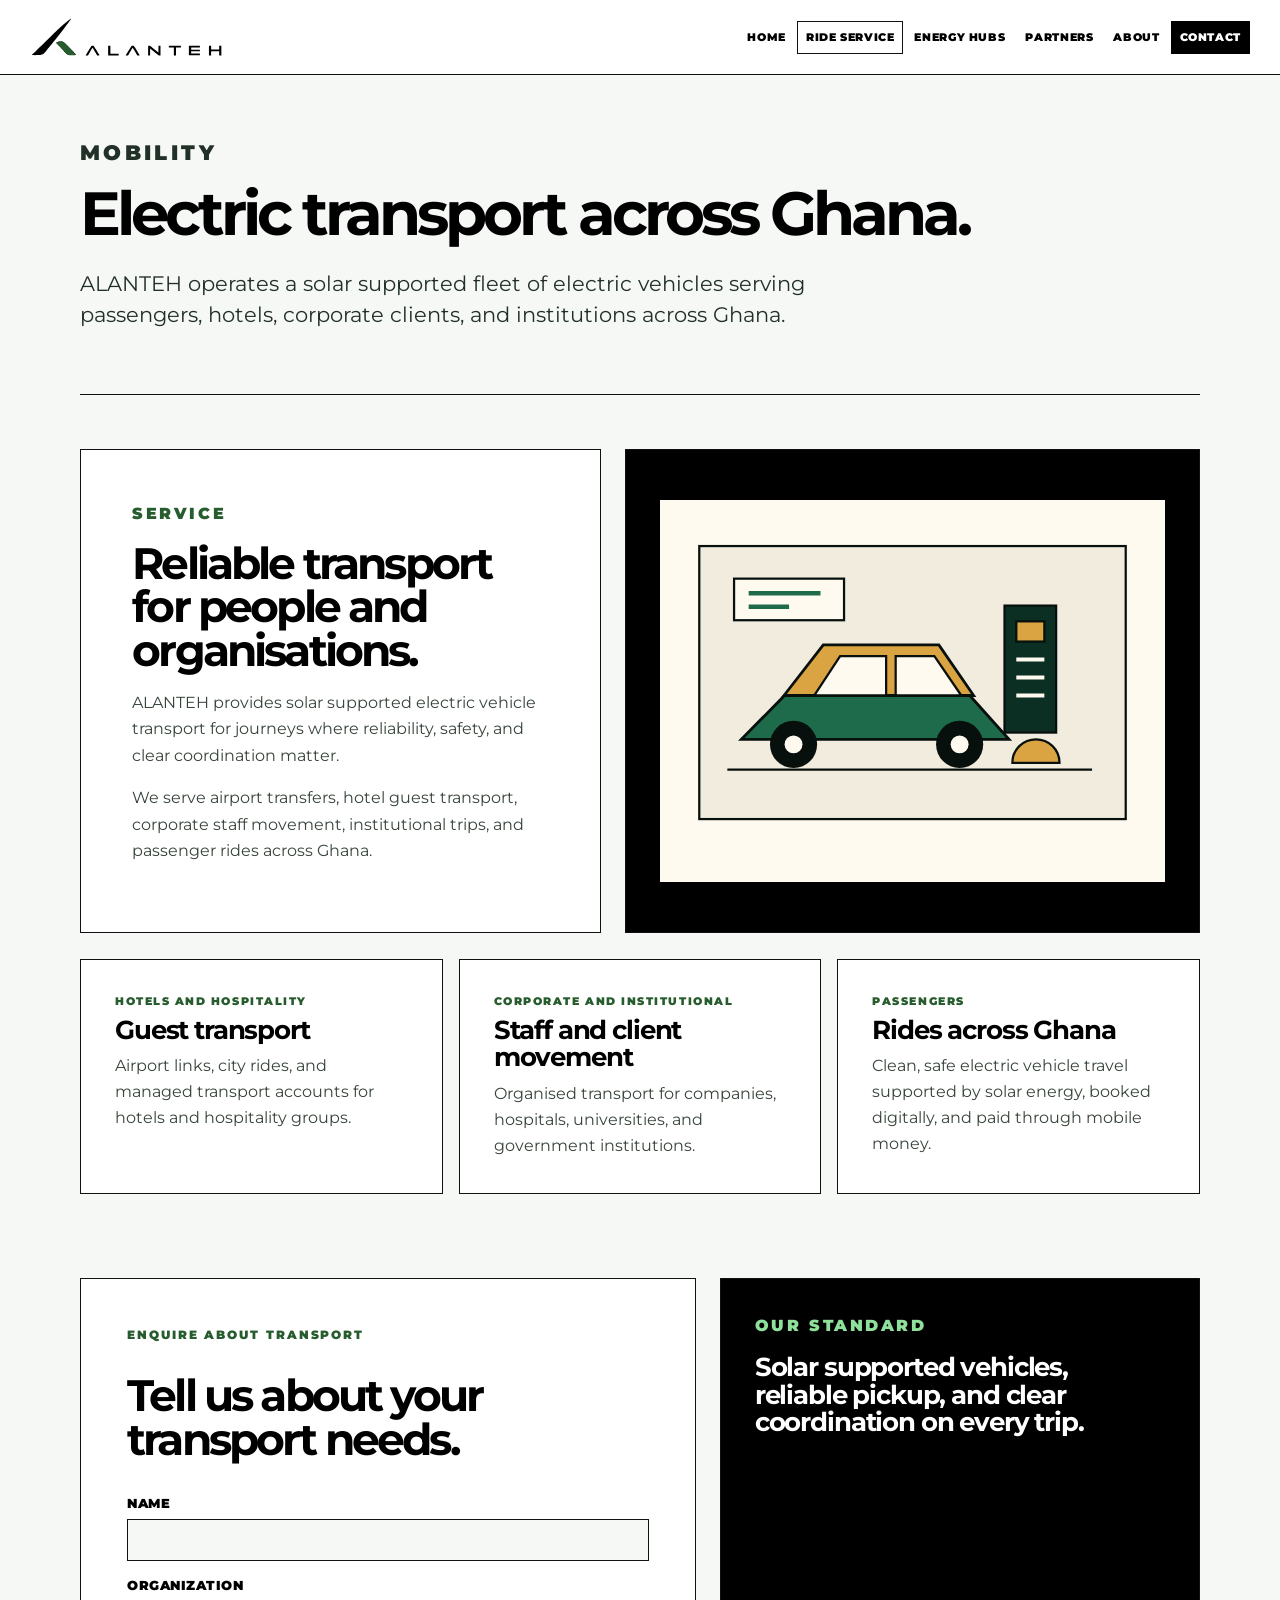
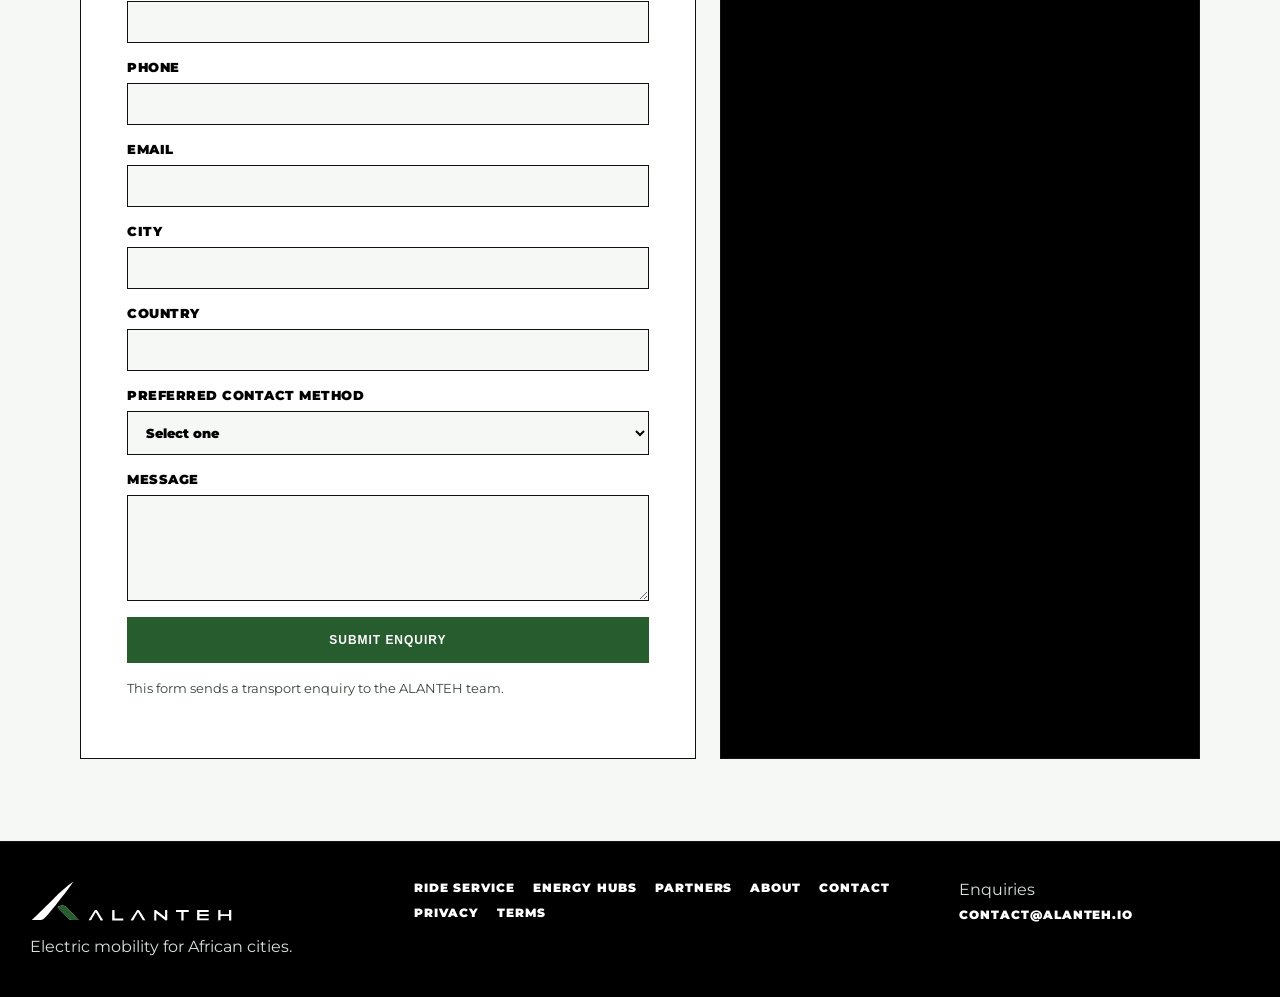
<file: ride-service.html>
<!DOCTYPE html>

<html lang="en">
<head>
<meta charset="utf-8"/>
<meta content="width=device-width, initial-scale=1" name="viewport"/>
<meta content="ALANTEH provides solar supported electric vehicle transport for passengers, hotels, corporate clients, and institutions across Ghana." name="description"/>
<meta content="Mobility | ALANTEH" property="og:title"/>
<meta content="ALANTEH provides solar supported electric vehicle transport for passengers, hotels, corporate clients, and institutions across Ghana." property="og:description"/>
<meta content="website" property="og:type"/>
<meta content="#275C2E" name="theme-color"/>
<title>Mobility | ALANTEH</title>
<link href="/favicon.ico?v=20260708-symbol" rel="icon" sizes="any"/>
<link href="/favicon-32x32.png?v=20260708-symbol" rel="icon" sizes="32x32" type="image/png"/>
<link href="/favicon-16x16.png?v=20260708-symbol" rel="icon" sizes="16x16" type="image/png"/>
<link href="/apple-touch-icon.png?v=20260708-symbol" rel="apple-touch-icon"/>
<link color="#275C2E" href="/safari-pinned-tab.svg?v=20260708-symbol" rel="mask-icon"/>
<link href="/site.webmanifest?v=20260708-symbol" rel="manifest"/>
<link href="https://fonts.googleapis.com" rel="preconnect"/>
<link crossorigin="" href="https://fonts.gstatic.com" rel="preconnect"/>
<link href="https://fonts.googleapis.com/css2?family=Montserrat:wght@500;600;700;800;900&amp;display=swap" rel="stylesheet"/>
<link href="assets/css/styles.css" rel="stylesheet"/>
</head>
<body>
<a class="skip-link" href="#main">Skip to content</a>
<header class="site-header">
<div class="header-inner">
<a aria-label="ALANTEH home" class="brand" href="/"><img alt="ALANTEH" class="brand-logo" src="assets/img/website-nav-logo-dark-text.svg"/></a>
<button aria-controls="site-nav" aria-expanded="false" class="menu-button" data-menu-button="" type="button">Menu</button>
<nav aria-label="Primary navigation" class="site-nav" data-site-nav="" id="site-nav"><a class="nav-link" href="/">Home</a><a class="nav-link active" href="/ride-service">Ride Service</a><a class="nav-link" href="/energy-hubs">Energy Hubs</a><a class="nav-link" href="/partners">Partners</a><a class="nav-link" href="/about">About</a><a class="nav-link nav-cta" href="/contact">Contact</a></nav>
</div>
</header>
<main id="main">
<section class="page-hero">
<p class="eyebrow">Mobility</p>
<h1>Electric transport across Ghana.</h1>
<p>ALANTEH operates a solar supported fleet of electric vehicles serving passengers, hotels, corporate clients, and institutions across Ghana.</p>
</section>
<section class="page-layout">
<div class="feature">
<div class="feature-copy"><p class="eyebrow">Service</p><h2>Reliable transport for people and organisations.</h2><p>ALANTEH provides solar supported electric vehicle transport for journeys where reliability, safety, and clear coordination matter.</p><p>We serve airport transfers, hotel guest transport, corporate staff movement, institutional trips, and passenger rides across Ghana.</p></div>
<div class="visual-panel"><img alt="Electric ride service visual" src="assets/img/cleanride-visual.svg"/></div>
</div>
<div class="route-grid">
<article class="route-card"><span>Hotels and hospitality</span><h3>Guest transport</h3><p>Airport links, city rides, and managed transport accounts for hotels and hospitality groups.</p></article>
<article class="route-card"><span>Corporate and institutional</span><h3>Staff and client movement</h3><p>Organised transport for companies, hospitals, universities, and government institutions.</p></article>
<article class="route-card"><span>Passengers</span><h3>Rides across Ghana</h3><p>Clean, safe electric vehicle travel supported by solar energy, booked digitally, and paid through mobile money.</p></article>
</div>
</section>
<section class="cta-band"><form action="/dashboard/public-enquiry/" class="contact-form" method="post">
<p class="eyebrow">Enquire about transport</p>
<h2>Tell us about your transport needs.</h2>
<input name="enquiry_type" type="hidden" value="ride_service"/>
<label aria-hidden="true" class="hp-field" style="position:absolute;left:-10000px;top:auto;width:1px;height:1px;overflow:hidden;">
      Website
      <input autocomplete="off" name="website_url" tabindex="-1" type="text"/>
</label>
<label>Name<input autocomplete="name" name="full_name" required="" type="text"/></label>
<label>Organization<input autocomplete="organization" name="organization_name" type="text"/></label>
<label>Phone<input autocomplete="tel" name="phone_number" type="tel"/></label>
<label>Email<input autocomplete="email" name="email_address" required="" type="email"/></label>
<label>City<input autocomplete="address-level2" name="city" type="text"/></label>
<label>Country<input autocomplete="country-name" name="country" type="text"/></label>
<label>Preferred contact method<select name="preferred_contact_method" required=""><option value="">Select one</option><option value="phone">Phone</option><option value="email">Email</option><option value="whatsapp">WhatsApp</option><option value="meeting">Meeting</option><option value="no_preference">No preference</option></select></label>
<label>Message<textarea name="message" required="" rows="5"></textarea></label>
<button class="button primary" type="submit">Submit enquiry</button>
<p class="form-note">This form sends a transport enquiry to the ALANTEH team.</p>
</form><div class="quote-panel"><p class="eyebrow">Our standard</p><h3>Solar supported vehicles, reliable pickup, and clear coordination on every trip.</h3></div></section>
</main>
<footer class="site-footer">
<div class="footer-grid">
<div class="footer-brand"><img alt="ALANTEH" class="footer-logo" src="assets/img/website-nav-logo-white-text.svg"/><p>Electric mobility for African cities.</p></div>
<nav aria-label="Footer navigation" class="footer-nav"><a href="/ride-service">Ride Service</a><a href="/energy-hubs">Energy Hubs</a><a href="/partners">Partners</a><a href="/about">About</a><a href="/contact">Contact</a><a href="/privacy">Privacy</a><a href="/terms">Terms</a></nav>
<div class="footer-contact"><span>Enquiries</span><a href="mailto:contact@alanteh.io">contact@alanteh.io</a></div>
</div>
</footer>
<script src="assets/js/main.js"></script>
</body>
</html>
</file>
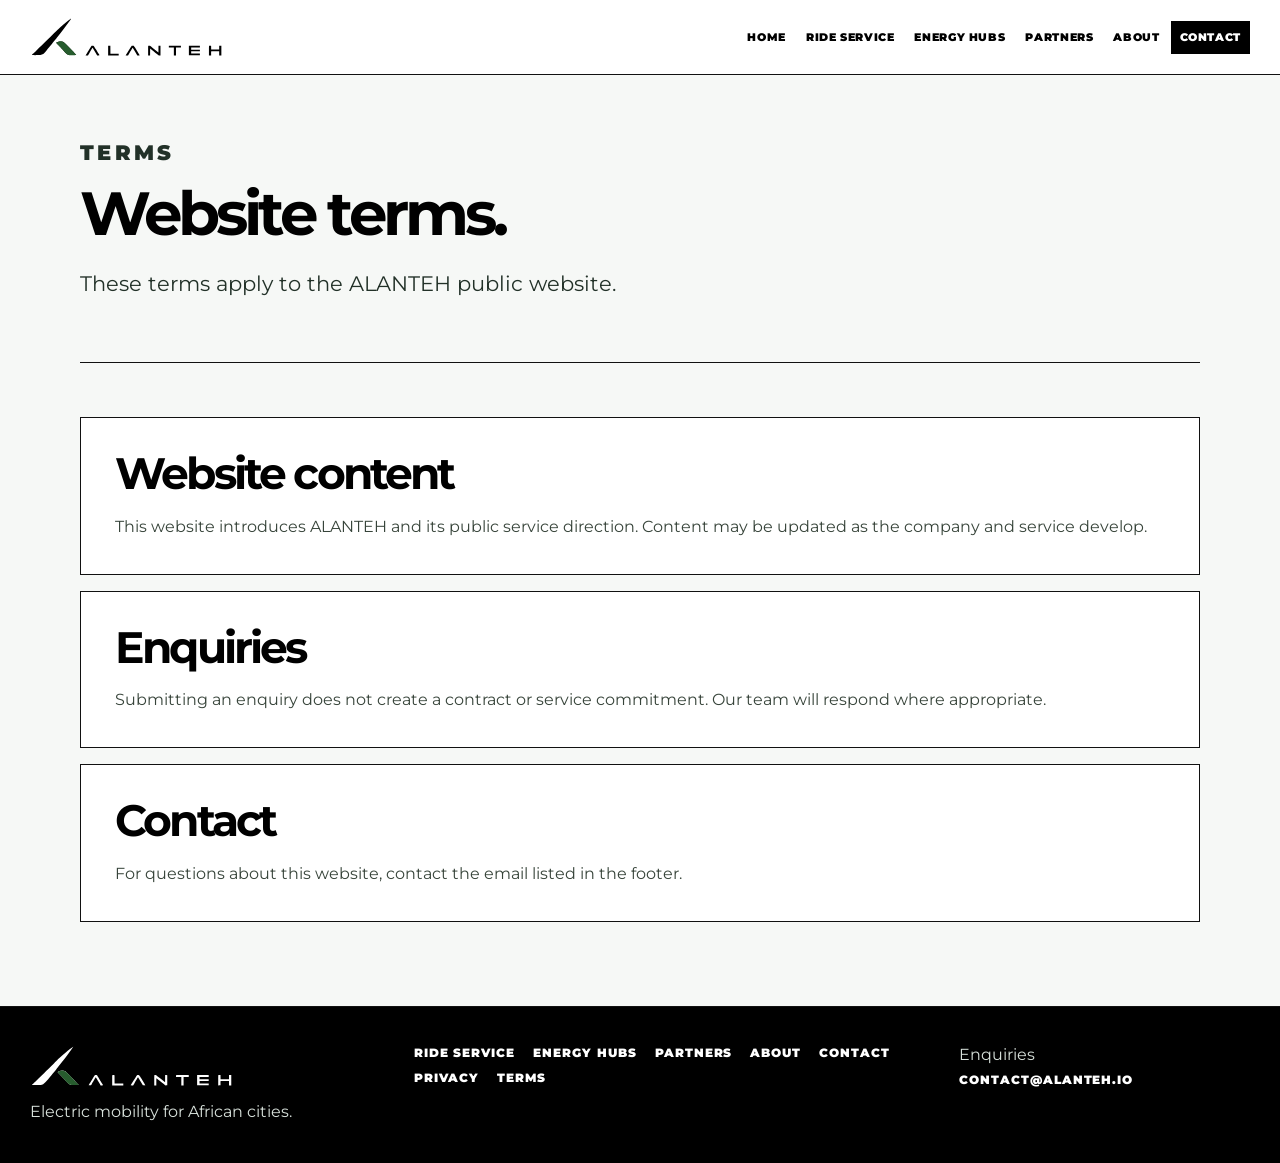
<file: terms.html>
<!DOCTYPE html>

<html lang="en">
<head>
<meta charset="utf-8"/>
<meta content="width=device-width, initial-scale=1" name="viewport"/>
<meta content="Website terms for ALANTEH." name="description"/>
<meta content="Terms | ALANTEH" property="og:title"/>
<meta content="Website terms for ALANTEH." property="og:description"/>
<meta content="website" property="og:type"/>
<meta content="#275C2E" name="theme-color"/>
<title>Terms | ALANTEH</title>
<link href="/favicon.ico?v=20260708-symbol" rel="icon" sizes="any"/>
<link href="/favicon-32x32.png?v=20260708-symbol" rel="icon" sizes="32x32" type="image/png"/>
<link href="/favicon-16x16.png?v=20260708-symbol" rel="icon" sizes="16x16" type="image/png"/>
<link href="/apple-touch-icon.png?v=20260708-symbol" rel="apple-touch-icon"/>
<link color="#275C2E" href="/safari-pinned-tab.svg?v=20260708-symbol" rel="mask-icon"/>
<link href="/site.webmanifest?v=20260708-symbol" rel="manifest"/>
<link href="https://fonts.googleapis.com" rel="preconnect"/>
<link crossorigin="" href="https://fonts.gstatic.com" rel="preconnect"/>
<link href="https://fonts.googleapis.com/css2?family=Montserrat:wght@500;600;700;800;900&amp;display=swap" rel="stylesheet"/>
<link href="assets/css/styles.css" rel="stylesheet"/>
</head>
<body>
<a class="skip-link" href="#main">Skip to content</a>
<header class="site-header">
<div class="header-inner">
<a aria-label="ALANTEH home" class="brand" href="/"><img alt="ALANTEH" class="brand-logo" src="assets/img/website-nav-logo-dark-text.svg"/></a>
<button aria-controls="site-nav" aria-expanded="false" class="menu-button" data-menu-button="" type="button">Menu</button>
<nav aria-label="Primary navigation" class="site-nav" data-site-nav="" id="site-nav"><a class="nav-link" href="/">Home</a><a class="nav-link" href="/ride-service">Ride Service</a><a class="nav-link" href="/energy-hubs">Energy Hubs</a><a class="nav-link" href="/partners">Partners</a><a class="nav-link" href="/about">About</a><a class="nav-link nav-cta" href="/contact">Contact</a></nav>
</div>
</header>
<main id="main">
<section class="page-hero"><p class="eyebrow">Terms</p><h1>Website terms.</h1><p>These terms apply to the ALANTEH public website.</p></section>
<section class="page-layout legal">
<article class="panel"><h2>Website content</h2><p>This website introduces ALANTEH and its public service direction. Content may be updated as the company and service develop.</p></article>
<article class="panel"><h2>Enquiries</h2><p>Submitting an enquiry does not create a contract or service commitment. Our team will respond where appropriate.</p></article>
<article class="panel"><h2>Contact</h2><p>For questions about this website, contact the email listed in the footer.</p></article>
</section>
</main>
<footer class="site-footer">
<div class="footer-grid">
<div class="footer-brand"><img alt="ALANTEH" class="footer-logo" src="assets/img/website-nav-logo-white-text.svg"/><p>Electric mobility for African cities.</p></div>
<nav aria-label="Footer navigation" class="footer-nav"><a href="/ride-service">Ride Service</a><a href="/energy-hubs">Energy Hubs</a><a href="/partners">Partners</a><a href="/about">About</a><a href="/contact">Contact</a><a href="/privacy">Privacy</a><a href="/terms">Terms</a></nav>
<div class="footer-contact"><span>Enquiries</span><a href="mailto:contact@alanteh.io">contact@alanteh.io</a></div>
</div>
</footer>
<script src="assets/js/main.js"></script>
</body>
</html>
</file>
<file: assets/css/styles.css>
:root {
  --ink: #000000;
  --deep: #000000;
  --deep2: #275C2E;
  --green: #275C2E;
  --gold: #275C2E;
  --sun: #275C2E;
  --cream: #f6f8f6;
  --paper: #ffffff;
  --line: #111111;
  --muted: #37443a;
  --soft: #e8efe9;
  --max: 1180px;
  --wide: 1320px;
}
* { box-sizing: border-box; }
html { scroll-behavior: smooth; }
body { margin: 0; background: var(--cream); color: var(--ink); font-family: Montserrat, Arial, sans-serif; }
a { color: inherit; text-decoration: none; }
img { max-width: 100%; display: block; }
.skip-link { position: absolute; left: -999px; top: 16px; z-index: 100; background: var(--paper); border: 1px solid var(--line); padding: 10px 12px; font-weight: 900; }
.skip-link:focus { left: 16px; }
.site-header { position: sticky; top: 0; z-index: 20; border-bottom: 1px solid var(--line); background: rgba(255,255,255,.96); backdrop-filter: blur(10px); }
.header-inner { width: min(var(--wide), calc(100% - 40px)); margin: 0 auto; min-height: 78px; display: flex; align-items: center; justify-content: space-between; gap: 22px; }
.brand { display: inline-flex; align-items: center; gap: 0; line-height: 1; flex-shrink: 0; }
.brand-logo { display: block; height: 40px; width: auto; }
.brand-mark { display: none; }
.brand-mark::after { display: none; }
.brand-mark.small { display: none; }
.site-nav { display: flex; align-items: center; justify-content: flex-end; gap: 3px; flex-wrap: wrap; }
.nav-link { border: 1px solid transparent; padding: 10px 9px; font-size: 11px; font-weight: 900; letter-spacing: .07em; text-transform: uppercase; }
.nav-link:hover, .nav-link.active { border-color: var(--line); background: var(--paper); }
.nav-cta { background: var(--deep); border-color: var(--deep); color: #fff; }
.menu-button { display: none; border: 1px solid var(--line); background: var(--paper); padding: 10px 12px; font-size: 12px; font-weight: 900; letter-spacing: .08em; text-transform: uppercase; cursor: pointer; }
.hero { width: min(var(--wide), calc(100% - 40px)); margin: 0 auto; padding: 42px 0 26px; display: grid; grid-template-columns: minmax(0, 1.05fr) minmax(360px, .95fr); gap: 22px; align-items: stretch; }
.hero-copy, .hero-visual, .panel, .metric, .tile, .cta-panel, .contact-card, .contact-form, .quote-panel, .team-card, .route-card, .principle-card, .faq-item { border: 1px solid var(--line); background: var(--paper); }
.hero-copy { min-height: 540px; padding: clamp(34px, 5vw, 68px); display: flex; flex-direction: column; justify-content: center; }
.hero-visual { min-height: 540px; padding: clamp(18px, 3vw, 34px); display: flex; align-items: center; justify-content: center; background: var(--deep); overflow: hidden; }
.eyebrow { margin: 0 0 14px; color: var(--green); font-size: 12px; font-weight: 900; letter-spacing: .16em; text-transform: uppercase; }
.hero-visual .eyebrow, .dark .eyebrow, .quote-panel .eyebrow { color: #8ee09a; }
h1, h2, h3, p { margin-top: 0; }
h1 { max-width: 960px; margin-bottom: 24px; font-size: clamp(42px, 5.4vw, 76px); line-height: .96; letter-spacing: -.07em; }
h2 { margin-bottom: 18px; font-size: clamp(30px, 4vw, 56px); line-height: .98; letter-spacing: -.065em; }
h3 { margin-bottom: 10px; font-size: clamp(20px, 2vw, 28px); line-height: 1.08; letter-spacing: -.045em; }
p { color: var(--muted); line-height: 1.62; }
.lede, .page-hero p { max-width: 780px; color: #223128; font-size: clamp(18px, 2vw, 23px); line-height: 1.46; }
.hero-actions, .action-row { display: flex; gap: 12px; flex-wrap: wrap; margin-top: 28px; }
.button { display: inline-flex; min-height: 48px; align-items: center; justify-content: center; border: 1px solid var(--line); padding: 13px 18px; font-size: 12px; font-weight: 900; letter-spacing: .08em; text-transform: uppercase; cursor: pointer; }
.button.primary { background: var(--green); border-color: var(--green); color: #fff; }
.button.secondary { background: var(--paper); color: var(--ink); }
.button:hover, .text-link:hover { transform: translate(-2px, -2px); }
.signal-row { display: flex; flex-wrap: wrap; gap: 8px; margin-top: 24px; }
.signal-row span { border: 1px solid var(--line); background: #edf4ef; padding: 8px 10px; color: var(--green); font-size: 11px; font-weight: 900; letter-spacing: .08em; text-transform: uppercase; }
.metrics-bar { width: min(var(--wide), calc(100% - 40px)); margin: 0 auto; display: grid; grid-template-columns: repeat(4, 1fr); border-left: 1px solid var(--line); border-top: 1px solid var(--line); }
.metric { border-left: 0; border-top: 0; padding: 22px; min-height: 132px; }
.metric span, .tile span, .route-card span, .principle-card span, .mini-label, .faq-item span { display: block; margin-bottom: 8px; color: var(--green); font-size: 11px; font-weight: 900; letter-spacing: .14em; text-transform: uppercase; }
.metric strong { display: block; margin-bottom: 8px; font-size: clamp(18px, 2vw, 26px); line-height: 1.05; letter-spacing: -.04em; }
.metric p { margin: 0; font-size: 14px; line-height: 1.5; }
.section { width: min(var(--max), calc(100% - 40px)); margin: 0 auto; padding: 76px 0; }
.section.tight { padding-top: 62px; }
.section.narrow { width: min(980px, calc(100% - 40px)); }
.section-head { max-width: 860px; margin-bottom: 30px; }
.section-head.center { margin-left: auto; margin-right: auto; text-align: center; }
.compact-head { margin-bottom: 20px; }
.grid-two { display: grid; grid-template-columns: minmax(300px, .95fr) minmax(360px, 1.05fr); gap: 24px; align-items: stretch; }
.grid-three { display: grid; grid-template-columns: repeat(3, 1fr); gap: 16px; }
.grid-four { display: grid; grid-template-columns: repeat(4, 1fr); gap: 16px; }
.panel, .tile, .cta-panel, .quote-panel, .team-card, .route-card, .principle-card, .faq-item { padding: clamp(24px, 3vw, 38px); }
.panel.dark { background: var(--green); color: #fff; }
.panel.dark p { color: #e3ebe5; }
.panel.full, .cta-panel.full { width: 100%; }
.statement { display: flex; flex-direction: column; justify-content: center; }
.tile { min-height: 230px; }
.tile.slim { min-height: 210px; }
.tile p:last-child, .panel p:last-child, .route-card p:last-child, .principle-card p:last-child, .faq-item p:last-child { margin-bottom: 0; }
.visual-panel { border: 1px solid var(--line); background: var(--deep); padding: clamp(18px, 3vw, 34px); display: flex; align-items: center; justify-content: center; min-height: 400px; overflow: hidden; }
.text-link { display: inline-block; margin-top: 14px; font-size: 12px; font-weight: 900; letter-spacing: .1em; text-transform: uppercase; }
.process-strip { border: 1px solid var(--line); background: var(--paper); display: grid; grid-template-columns: repeat(5, 1fr); }
.process-strip.three { grid-template-columns: repeat(3, 1fr); }
.process-strip div { padding: 24px; border-right: 1px solid var(--line); min-height: 172px; }
.process-strip div:last-child { border-right: 0; }
.process-strip span { display: block; color: var(--green); font-size: 11px; font-weight: 900; letter-spacing: .14em; text-transform: uppercase; margin-bottom: 10px; }
.process-strip strong { display: block; font-size: 18px; line-height: 1.1; letter-spacing: -.04em; margin-bottom: 10px; }
.page-hero { width: min(var(--max), calc(100% - 40px)); margin: 0 auto; padding: 72px 0 42px; border-bottom: 1px solid var(--line); }
.page-hero h1 { max-width: 980px; font-size: clamp(42px, 5.2vw, 70px); }
.page-layout { width: min(var(--max), calc(100% - 40px)); margin: 0 auto; padding: 54px 0 84px; display: grid; gap: 26px; }
.page-layout.legal { gap: 16px; }
.feature { display: grid; grid-template-columns: minmax(340px, .95fr) minmax(340px, 1.05fr); gap: 24px; align-items: stretch; }
.feature.reverse { grid-template-columns: minmax(340px, 1.05fr) minmax(340px, .95fr); }
.feature-copy { border: 1px solid var(--line); background: var(--paper); padding: clamp(30px, 4vw, 56px); display: flex; flex-direction: column; justify-content: center; }
.feature-copy p, .panel.large p, .quote-panel p { font-size: 17px; line-height: 1.65; }
.route-grid { display: grid; grid-template-columns: repeat(3, 1fr); gap: 16px; }
.team-grid { display: grid; grid-template-columns: repeat(4, 1fr); gap: 16px; }
.team-card { min-height: 210px; background: var(--cream); }
.team-card strong { display: block; margin-bottom: 8px; }
.team-card small { display: block; color: var(--muted); line-height: 1.5; }
.cta-band { width: min(var(--max), calc(100% - 40px)); margin: 0 auto 82px; display: grid; grid-template-columns: minmax(340px, 1fr) minmax(340px, .78fr); gap: 24px; align-items: stretch; }
.cta-panel { display: flex; flex-direction: column; justify-content: center; }
.quote-panel { background: #000000; color: #fff; }
.quote-panel p { color: #edf4ef; }
.contact-layout { width: min(var(--max), calc(100% - 40px)); margin: 0 auto; padding: 54px 0 84px; display: grid; grid-template-columns: minmax(320px, .82fr) minmax(420px, 1.18fr); gap: 24px; align-items: start; }
.contact-card, .contact-form { padding: clamp(28px, 4vw, 46px); }
.contact-list { display: grid; gap: 12px; margin-top: 24px; }
.contact-list div { border: 1px solid var(--line); padding: 18px; background: var(--cream); }
.contact-list strong { display: block; margin-bottom: 6px; }
.contact-list span { display: block; color: var(--muted); font-size: 14px; line-height: 1.5; }
.contact-email { margin-top: 24px; font-weight: 800; color: var(--green); }
.contact-email a { text-decoration: underline; }
.contact-form { display: grid; gap: 16px; }
label { display: grid; gap: 8px; color: var(--ink); font-size: 13px; font-weight: 900; letter-spacing: .04em; text-transform: uppercase; }
input, select, textarea { width: 100%; border: 1px solid var(--line); background: var(--cream); padding: 12px 14px; color: var(--ink); font: inherit; }
textarea { resize: vertical; }
.form-note { font-size: 13px; line-height: 1.5; }
.site-footer { border-top: 1px solid var(--line); background: #000000; color: #fff; }
.footer-grid { width: min(var(--wide), calc(100% - 40px)); margin: 0 auto; padding: 38px 0; display: grid; grid-template-columns: 1.1fr 1.6fr .9fr; gap: 28px; align-items: start; }
.footer-brand { display: flex; flex-direction: column; gap: 12px; align-items: flex-start; }
.footer-logo { display: block; height: 42px; width: auto; }
.footer-brand p, .footer-contact span { color: #d8e1db; margin-bottom: 0; }
.footer-nav { display: flex; flex-wrap: wrap; gap: 10px 18px; }
.footer-nav a, .footer-contact a { font-size: 12px; font-weight: 900; letter-spacing: .08em; text-transform: uppercase; }
.footer-contact { display: grid; gap: 8px; }
@media (max-width: 1260px) {
  .site-nav { display: none; position: absolute; top: 78px; left: 0; right: 0; padding: 14px 20px 20px; border-bottom: 1px solid var(--line); background: var(--cream); }
  .site-nav.open { display: grid; grid-template-columns: repeat(2, 1fr); }
  .menu-button { display: inline-flex; }
  .hero, .grid-two, .feature, .feature.reverse, .cta-band, .contact-layout { grid-template-columns: 1fr; }
  .hero-copy, .hero-visual { min-height: auto; }
  .grid-four, .metrics-bar, .process-strip, .team-grid { grid-template-columns: repeat(2, 1fr); }
  .process-strip div:nth-child(2n), .metrics-bar .metric:nth-child(2n) { border-right: 0; }
  .footer-grid { grid-template-columns: 1fr; }
}
@media (max-width: 760px) {
  .header-inner, .hero, .section, .page-hero, .page-layout, .contact-layout, .footer-grid, .metrics-bar, .cta-band { width: min(100% - 28px, var(--max)); }
  .hero { padding-top: 32px; }
  h1 { font-size: clamp(38px, 13vw, 60px); }
  h2 { font-size: clamp(28px, 10vw, 44px); }
  .grid-three, .grid-four, .route-grid, .metrics-bar, .process-strip, .process-strip.three, .team-grid { grid-template-columns: 1fr; }
  .process-strip div, .metrics-bar .metric { border-right: 0; border-bottom: 1px solid var(--line); }
  .process-strip div:last-child, .metrics-bar .metric:last-child { border-bottom: 0; }
  .site-nav.open { grid-template-columns: 1fr; }
  .brand-logo { height: 34px; }
  .tile { min-height: auto; }
  .visual-panel { min-height: 280px; }
}

/* V11 public launch polish */
html, body { overflow-x: hidden; }
.nav-link { white-space: nowrap; }
.site-header { min-width: 0; }
.page-hero { padding-top: 62px; }
.feature-copy p, .panel.large p, .quote-panel p { font-size: 16px; }
.contact-form .form-note { color: var(--muted); }

/* V12 launch ready public polish */
:root { --wide: 1220px; --max: 1120px; }
.header-inner { min-height: 74px; gap: 18px; }
.brand { font-size: 18px; gap: 10px; }
.brand-mark { width: 34px; height: 34px; }
.site-nav { gap: 2px; }
.nav-link { padding: 9px 8px; font-size: 10.5px; letter-spacing: .06em; }
.hero { padding-top: 38px; grid-template-columns: minmax(0, 1fr) minmax(330px, .86fr); }
.hero-copy, .hero-visual { min-height: 500px; }
h1 { font-size: clamp(42px, 4.8vw, 68px); line-height: .98; letter-spacing: -.065em; }
h2 { font-size: clamp(30px, 3.4vw, 50px); line-height: 1; }
.page-hero h1 { font-size: clamp(40px, 4.8vw, 64px); line-height: 1; }
.lede, .page-hero p { font-size: clamp(17px, 1.75vw, 21px); line-height: 1.5; }
.section { padding: 68px 0; }
.section.tight { padding-top: 56px; }
.metric, .tile.slim { min-height: 0; }
.metric { padding: 20px; }
.panel, .tile, .cta-panel, .quote-panel, .team-card, .route-card, .principle-card, .faq-item { padding: clamp(22px, 2.8vw, 34px); }
.button { min-height: 46px; }
.site-nav.open .nav-link { padding: 13px 12px; }
.footer-brand strong { text-transform: uppercase; letter-spacing: -.03em; }
@media (max-width: 1080px) {
  .site-nav { display: none; position: absolute; top: 74px; left: 0; right: 0; padding: 14px 20px 20px; border-bottom: 1px solid var(--line); background: var(--cream); }
  .site-nav.open { display: grid; grid-template-columns: repeat(2, 1fr); }
  .menu-button { display: inline-flex; }
}
@media (max-width: 760px) {
  .hero-copy { padding: 32px 24px; }
  h1 { font-size: clamp(38px, 11vw, 56px); }
  .page-hero h1 { font-size: clamp(36px, 10vw, 52px); }
  .hero-copy, .hero-visual { min-height: auto; }
  .metrics-bar { border-right: 1px solid var(--line); }
}

/* Mobile first QA polish for public launch */
@media (max-width: 760px) {
  .header-inner { min-height: 64px; width: min(100% - 24px, var(--max)); gap: 12px; }
  .brand-logo { height: 26px; max-width: 170px; }
  .menu-button { min-height: 40px; padding: 9px 10px; font-size: 10px; }
  .site-nav { top: 64px; padding: 12px 14px 16px; }
  .site-nav.open { grid-template-columns: 1fr; }
  .site-nav.open .nav-link { min-height: 44px; display: flex; align-items: center; justify-content: center; background: var(--paper); border-color: var(--line); }

  .hero { width: min(100% - 24px, var(--wide)); grid-template-columns: 1fr; padding: 22px 0 18px; gap: 14px; }
  .hero-copy { min-height: auto; padding: 28px 22px; }
  .hero-visual { min-height: 260px; padding: 20px; }
  .hero-visual svg { width: 100%; max-height: 220px; }

  h1 { font-size: clamp(34px, 11vw, 46px); line-height: 1.02; letter-spacing: -.055em; }
  h2 { font-size: clamp(27px, 9vw, 38px); line-height: 1.06; }
  h3 { font-size: clamp(20px, 7vw, 26px); }
  .lede, .page-hero p, .feature-copy p, .panel.large p, .quote-panel p { font-size: 16px; line-height: 1.55; }

  .hero-actions, .action-row { gap: 10px; margin-top: 22px; }
  .hero-actions .button, .action-row .button, .contact-form .button { width: 100%; }
  .signal-row span { width: 100%; text-align: center; }

  .metrics-bar, .section, .page-hero, .page-layout, .contact-layout, .cta-band, .footer-grid { width: min(100% - 24px, var(--max)); }
  .metrics-bar { border-right: 1px solid var(--line); }
  .section { padding: 52px 0; }
  .page-hero { padding: 44px 0 28px; }
  .page-hero h1 { font-size: clamp(32px, 10vw, 44px); line-height: 1.04; }

  .feature-copy, .contact-card, .contact-form { padding: 26px 20px; }
  .panel, .tile, .cta-panel, .quote-panel, .team-card, .route-card, .principle-card, .faq-item { padding: 24px 20px; }
  .visual-panel { min-height: 220px; padding: 20px; }
  .visual-panel svg { width: 100%; max-height: 220px; }
  .process-strip div { min-height: auto; padding: 22px 20px; }

  input, select, textarea { font-size: 16px; }
  .footer-logo { height: 34px; }
  .footer-nav { display: grid; grid-template-columns: repeat(2, minmax(0, 1fr)); gap: 12px; }
  .footer-nav a, .footer-contact a { word-break: break-word; }
}

@media (max-width: 420px) {
  .brand-logo { height: 24px; max-width: 150px; }
  .menu-button { padding: 8px 9px; }
  h1 { font-size: clamp(32px, 10.5vw, 42px); }
  .hero-copy { padding: 26px 18px; }
}
</file>
